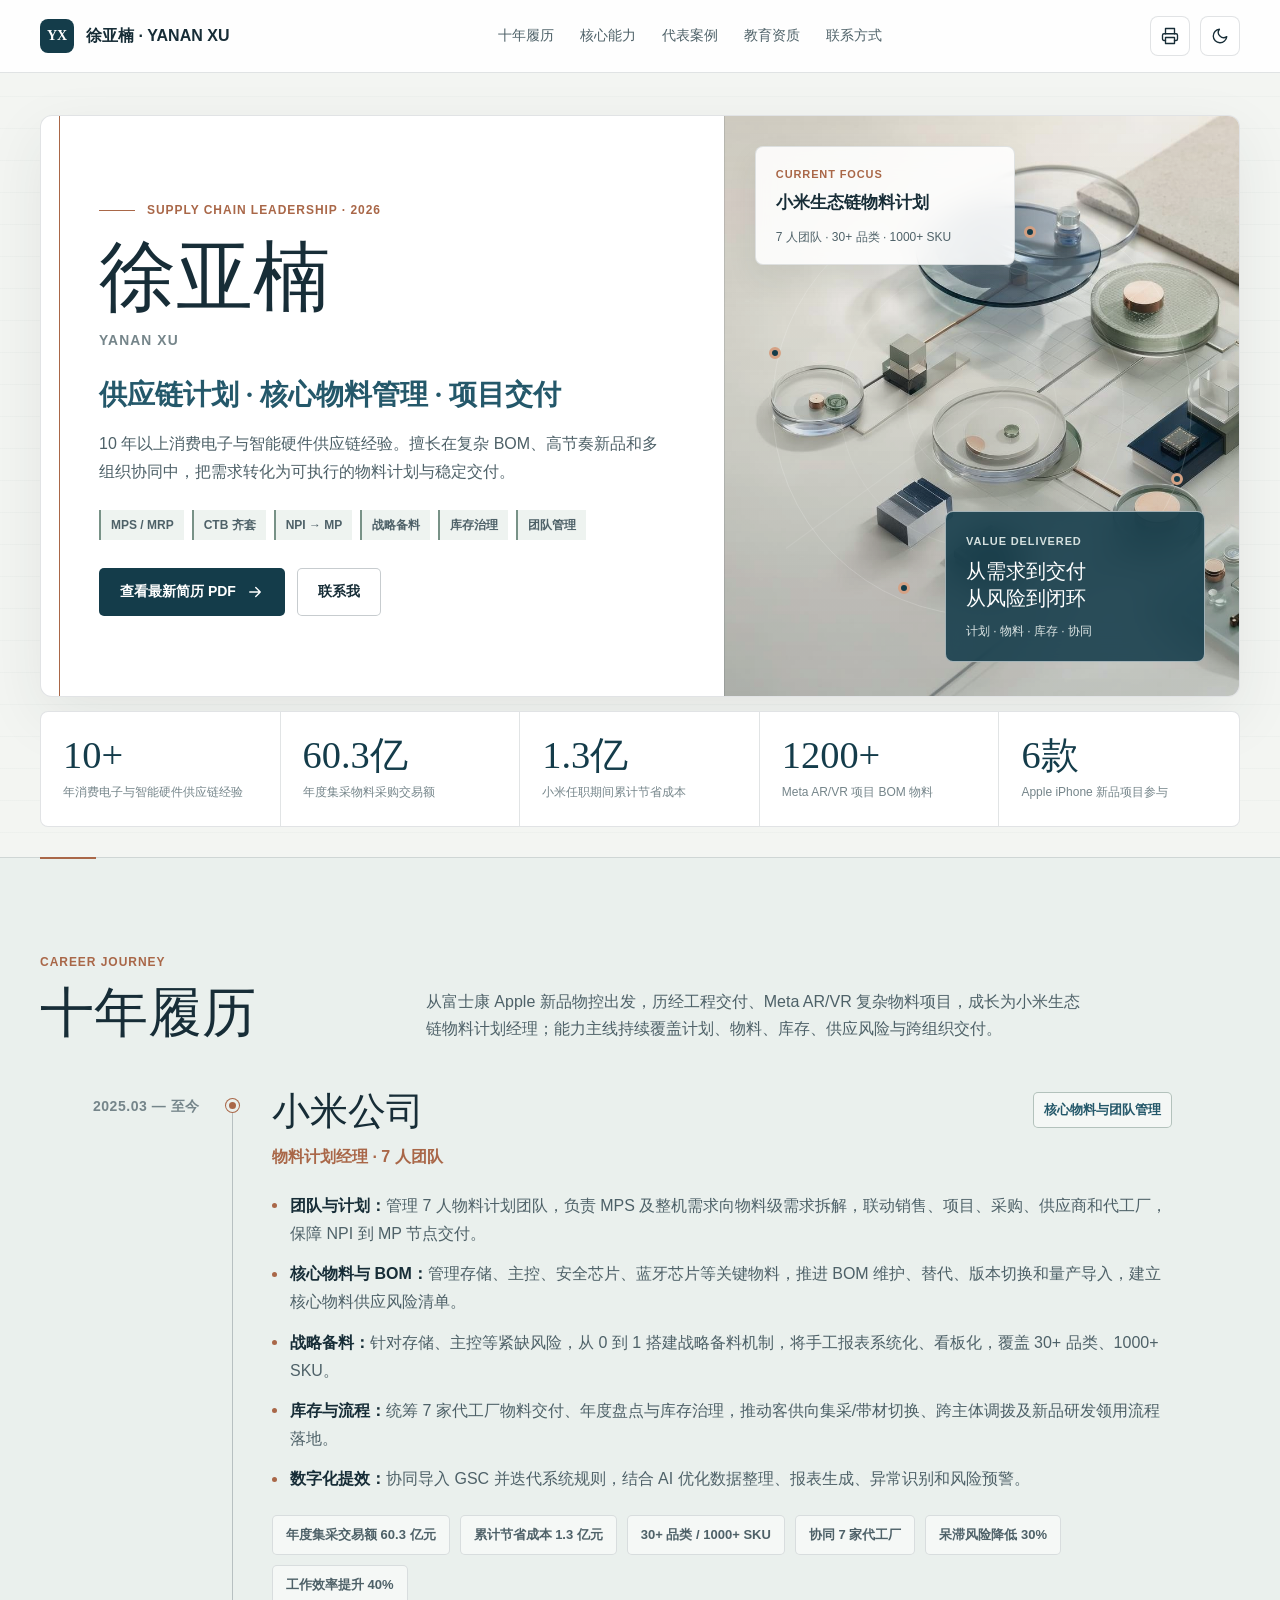
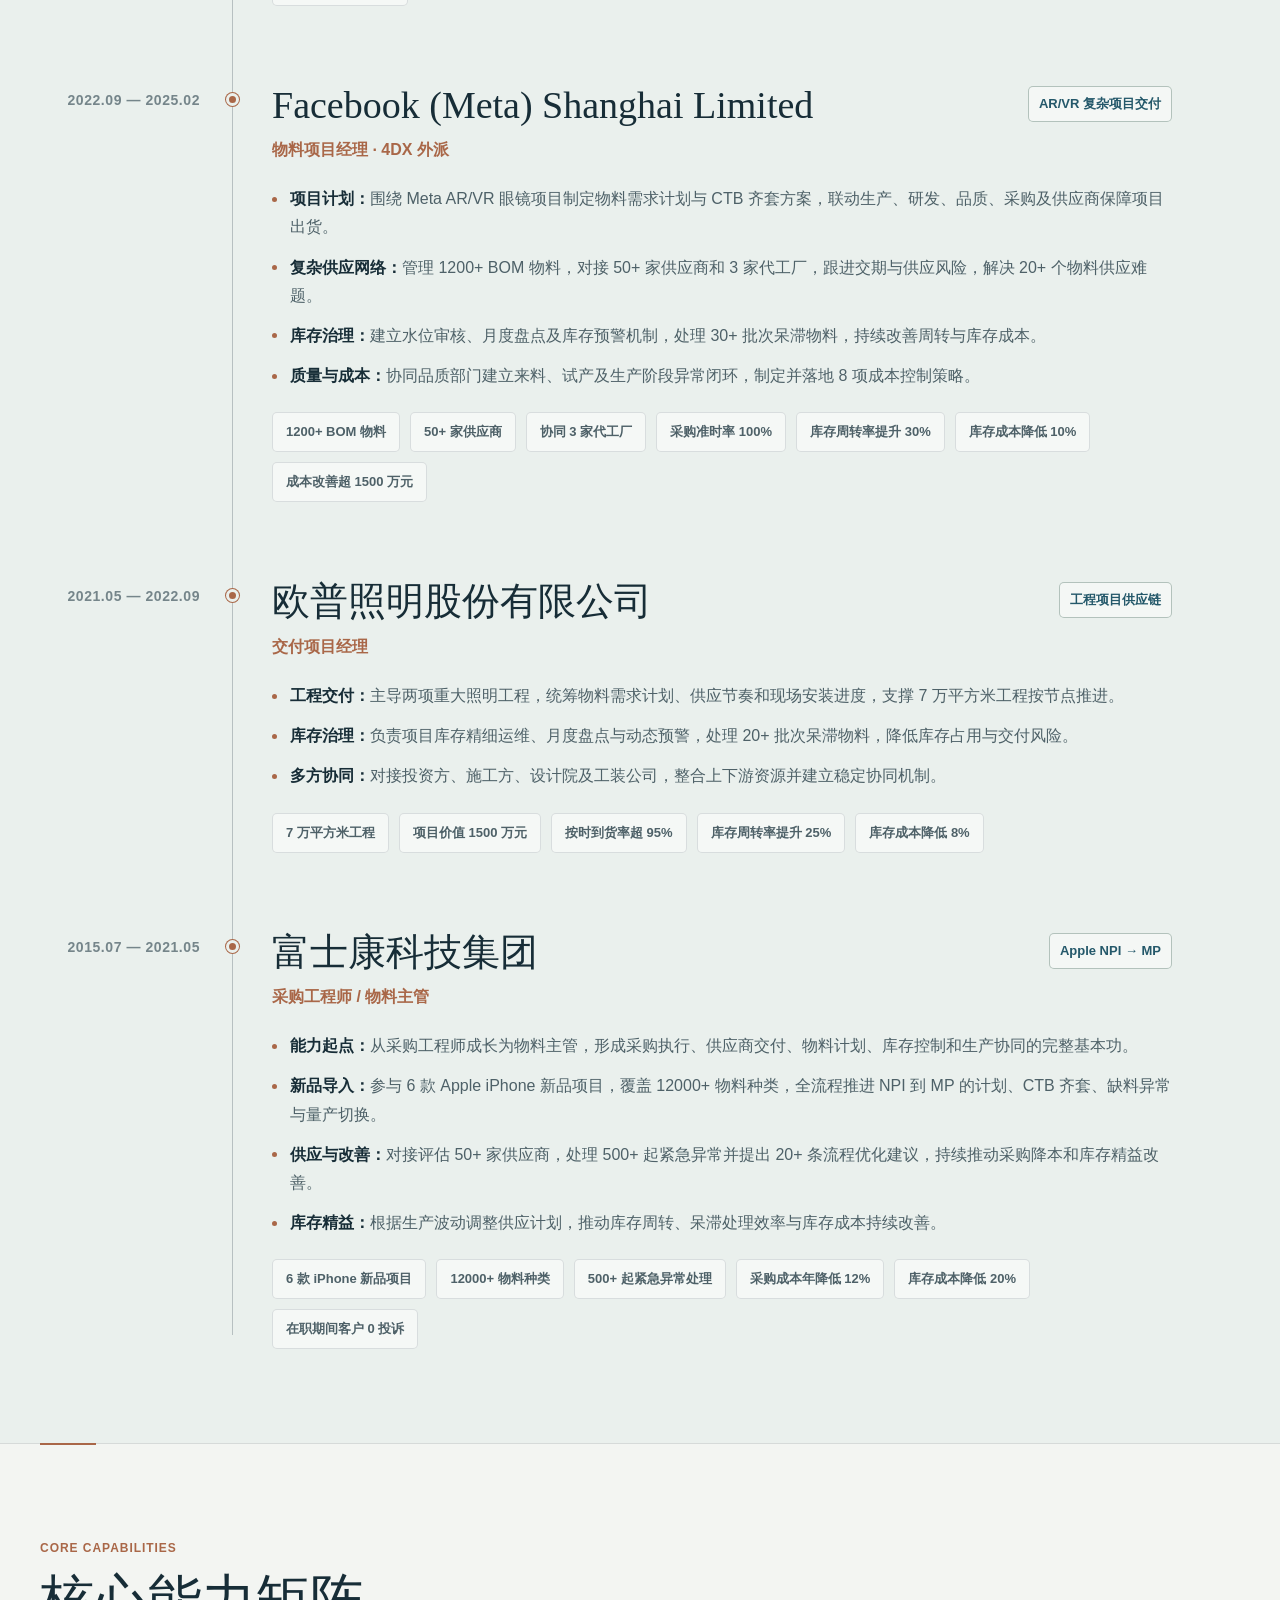
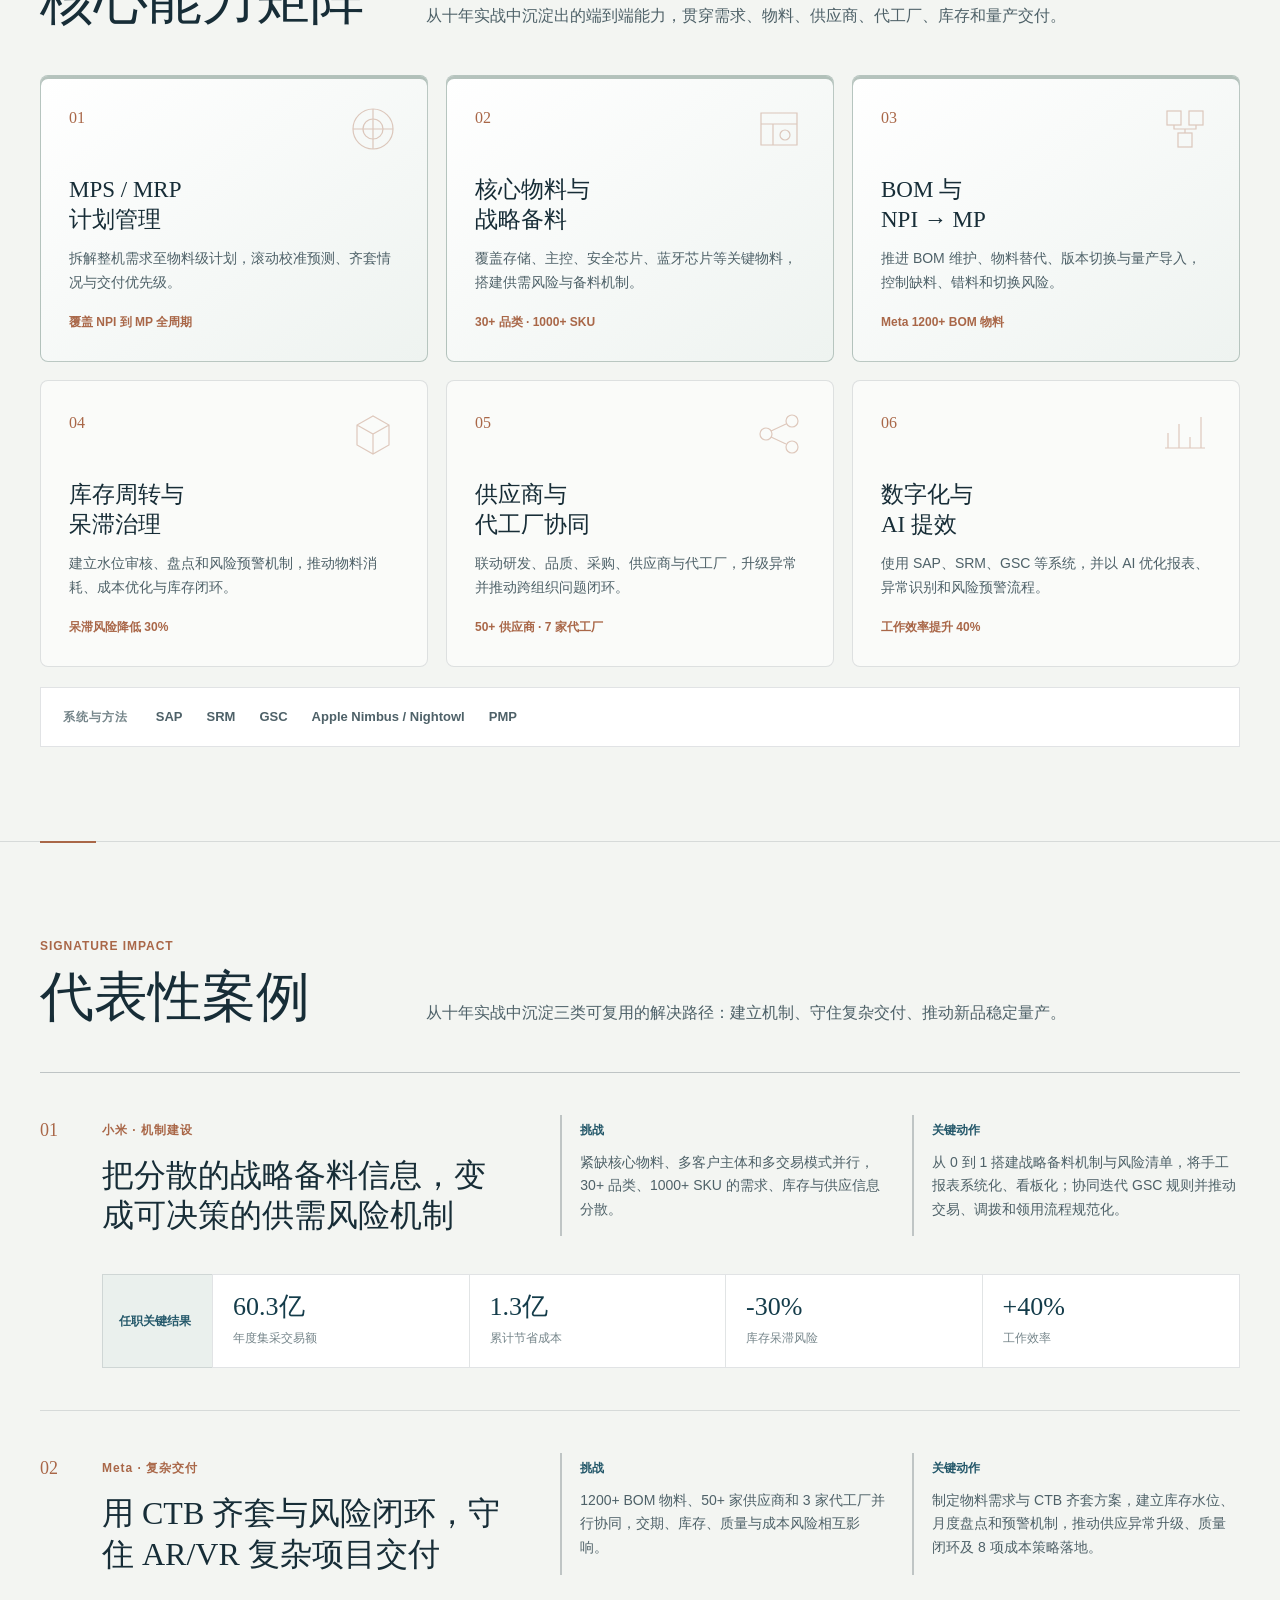
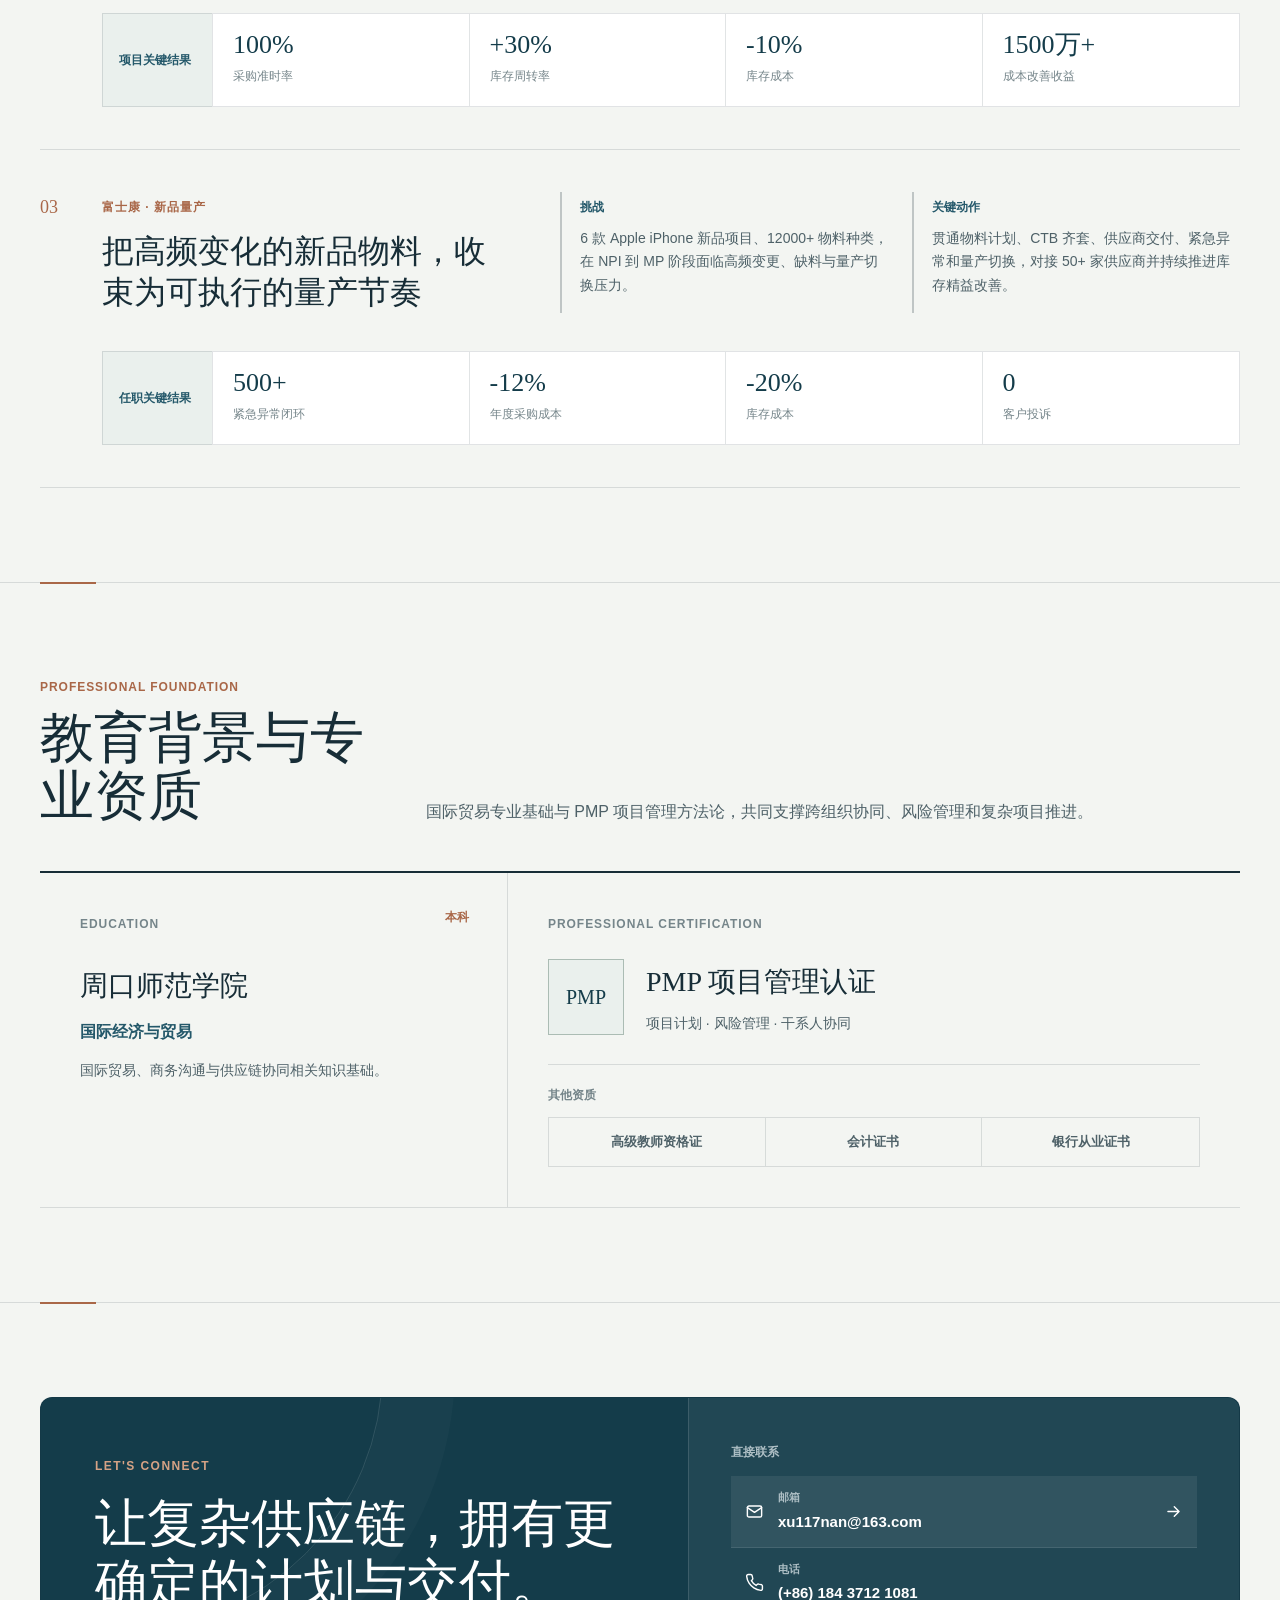
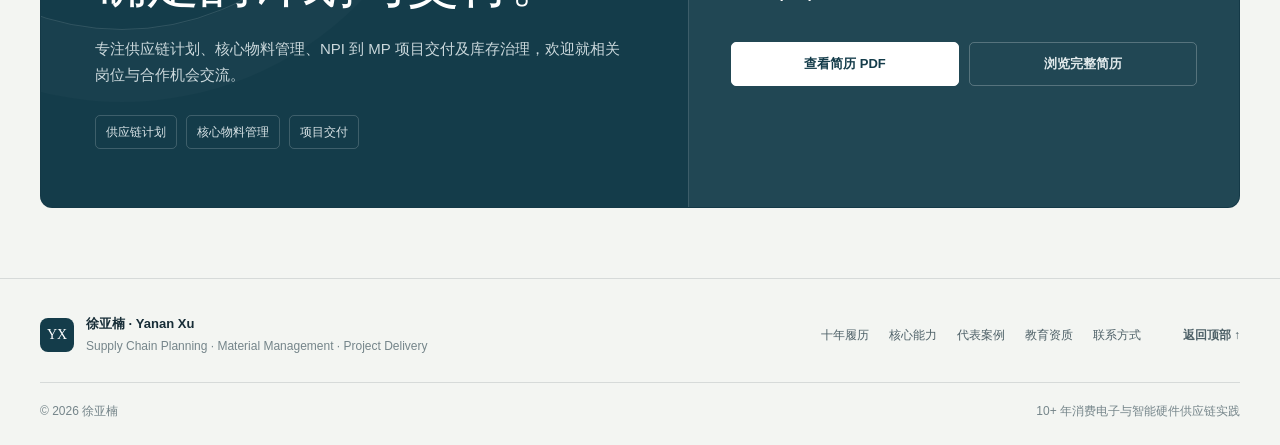
<file: index.html>
<!doctype html>
<html lang="zh-CN">
<head>
  <meta charset="utf-8">
  <meta name="viewport" content="width=device-width, initial-scale=1">
  <meta name="description" content="徐亚楠的供应链计划与物料管理履历：10 年以上消费电子与智能硬件经验，覆盖 NPI 到 MP、核心物料、BOM、供应风险和库存治理。">
  <meta name="theme-color" content="#f3f5f2">
  <title>徐亚楠 Yanan Xu｜供应链计划与物料管理</title>
  <link rel="stylesheet" href="assets/styles.css">
</head>
<body>
  <a class="skip-link" href="#main-content">跳到主要内容</a>
  <header class="site-header">
    <nav class="nav container" aria-label="主导航">
      <a class="brand" href="#main-content" aria-label="返回首页">
        <span class="brand-mark" aria-hidden="true">YX</span>
        <span>徐亚楠 · YANAN XU</span>
      </a>

      <div class="nav-links">
        <a href="#experience">十年履历</a>
        <a href="#capabilities">核心能力</a>
        <a href="#projects">代表案例</a>
        <a href="#background">教育资质</a>
        <a href="#contact">联系方式</a>
      </div>

      <div class="nav-actions">
        <button class="icon-button" type="button" data-print aria-label="打印本页">
          <svg viewBox="0 0 24 24" aria-hidden="true"><path d="M6 9V2h12v7"/><path d="M6 18H4a2 2 0 0 1-2-2v-5a2 2 0 0 1 2-2h16a2 2 0 0 1 2 2v5a2 2 0 0 1-2 2h-2"/><rect x="6" y="14" width="12" height="8"/></svg>
        </button>
        <button class="icon-button" type="button" data-theme-toggle aria-label="切换到深色模式">
          <svg viewBox="0 0 24 24" data-theme-icon aria-hidden="true"><path d="M21 12.79A9 9 0 1 1 11.21 3 7 7 0 0 0 21 12.79Z"/></svg>
        </button>
      </div>
    </nav>
  </header>

  <main id="main-content">
    <section class="hero container" aria-labelledby="hero-title">
      <div class="hero-card">
        <div class="hero-copy">
          <p class="eyebrow">Supply Chain Leadership · 2026</p>
          <h1 id="hero-title">徐亚楠<span class="name-en">Yanan Xu</span></h1>
          <p class="hero-role">供应链计划 · 核心物料管理 · 项目交付</p>
          <p class="hero-lead">10 年以上消费电子与智能硬件供应链经验。擅长在复杂 BOM、高节奏新品和多组织协同中，把需求转化为可执行的物料计划与稳定交付。</p>
          <ul class="hero-skill-list" aria-label="重点能力">
            <li>MPS / MRP</li>
            <li>CTB 齐套</li>
            <li>NPI → MP</li>
            <li>战略备料</li>
            <li>库存治理</li>
            <li>团队管理</li>
          </ul>
          <div class="hero-actions">
            <a class="button button-primary" href="徐亚楠-物料计划简历-20260718.pdf" target="_blank" rel="noopener">
              查看最新简历 PDF
              <svg viewBox="0 0 24 24" aria-hidden="true"><path d="M5 12h14M13 6l6 6-6 6"/></svg>
            </a>
            <a class="button button-secondary" href="mailto:xu117nan@163.com">联系我</a>
          </div>
        </div>

        <div class="hero-visual" aria-hidden="true">
          <div class="visual-note">
            <span>Current focus</span>
            <strong>小米生态链物料计划</strong>
            <small>7 人团队 · 30+ 品类 · 1000+ SKU</small>
          </div>
          <div class="orbit">
            <span class="orbit-line"></span>
            <span class="orbit-node node-1"></span>
            <span class="orbit-node node-2"></span>
            <span class="orbit-node node-3"></span>
            <span class="orbit-node node-4"></span>
          </div>
          <div class="visual-label">
            <span>Value delivered</span>
            <strong>从需求到交付<br>从风险到闭环</strong>
            <small>计划 · 物料 · 库存 · 协同</small>
          </div>
        </div>
      </div>

      <div class="proof-strip reveal" aria-label="职业关键数据">
        <div class="proof-item">
          <span class="proof-number">10+</span>
          <span class="proof-label">年消费电子与智能硬件供应链经验</span>
        </div>
        <div class="proof-item">
          <span class="proof-number">60.3亿</span>
          <span class="proof-label">年度集采物料采购交易额</span>
        </div>
        <div class="proof-item">
          <span class="proof-number">1.3亿</span>
          <span class="proof-label">小米任职期间累计节省成本</span>
        </div>
        <div class="proof-item">
          <span class="proof-number">1200+</span>
          <span class="proof-label">Meta AR/VR 项目 BOM 物料</span>
        </div>
        <div class="proof-item">
          <span class="proof-number">6款</span>
          <span class="proof-label">Apple iPhone 新品项目参与</span>
        </div>
      </div>
    </section>

    <section class="section section-tight module-section experience-section" id="experience" aria-labelledby="experience-title">
      <div class="container">
        <div class="section-heading reveal">
          <div>
            <p class="section-kicker">Career journey</p>
            <h2 class="section-title" id="experience-title">十年履历</h2>
          </div>
          <p class="section-intro">从富士康 Apple 新品物控出发，历经工程交付、Meta AR/VR 复杂物料项目，成长为小米生态链物料计划经理；能力主线持续覆盖计划、物料、库存、供应风险与跨组织交付。</p>
        </div>

        <div class="timeline">
          <article class="timeline-item is-current reveal">
            <time class="timeline-date" datetime="2025-03">2025.03 — 至今</time>
            <span class="timeline-dot" aria-hidden="true"></span>
            <div class="timeline-content">
              <div class="timeline-title">
                <div>
                  <h3>小米公司</h3>
                  <span class="timeline-role">物料计划经理 · 7 人团队</span>
                </div>
                <span class="timeline-stage">核心物料与团队管理</span>
              </div>
              <ul class="career-highlights">
                <li><strong>团队与计划：</strong>管理 7 人物料计划团队，负责 MPS 及整机需求向物料级需求拆解，联动销售、项目、采购、供应商和代工厂，保障 NPI 到 MP 节点交付。</li>
                <li><strong>核心物料与 BOM：</strong>管理存储、主控、安全芯片、蓝牙芯片等关键物料，推进 BOM 维护、替代、版本切换和量产导入，建立核心物料供应风险清单。</li>
                <li><strong>战略备料：</strong>针对存储、主控等紧缺风险，从 0 到 1 搭建战略备料机制，将手工报表系统化、看板化，覆盖 30+ 品类、1000+ SKU。</li>
                <li><strong>库存与流程：</strong>统筹 7 家代工厂物料交付、年度盘点与库存治理，推动客供向集采/带材切换、跨主体调拨及新品研发领用流程落地。</li>
                <li><strong>数字化提效：</strong>协同导入 GSC 并迭代系统规则，结合 AI 优化数据整理、报表生成、异常识别和风险预警。</li>
              </ul>
              <ul class="achievement-list" aria-label="小米任职成果">
                <li>年度集采交易额 60.3 亿元</li>
                <li>累计节省成本 1.3 亿元</li>
                <li>30+ 品类 / 1000+ SKU</li>
                <li>协同 7 家代工厂</li>
                <li>呆滞风险降低 30%</li>
                <li>工作效率提升 40%</li>
              </ul>
            </div>
          </article>

          <article class="timeline-item reveal">
            <time class="timeline-date" datetime="2022-09">2022.09 — 2025.02</time>
            <span class="timeline-dot" aria-hidden="true"></span>
            <div class="timeline-content">
              <div class="timeline-title">
                <div>
                  <h3>Facebook (Meta) Shanghai Limited</h3>
                  <span class="timeline-role">物料项目经理 · 4DX 外派</span>
                </div>
                <span class="timeline-stage">AR/VR 复杂项目交付</span>
              </div>
              <ul class="career-highlights">
                <li><strong>项目计划：</strong>围绕 Meta AR/VR 眼镜项目制定物料需求计划与 CTB 齐套方案，联动生产、研发、品质、采购及供应商保障项目出货。</li>
                <li><strong>复杂供应网络：</strong>管理 1200+ BOM 物料，对接 50+ 家供应商和 3 家代工厂，跟进交期与供应风险，解决 20+ 个物料供应难题。</li>
                <li><strong>库存治理：</strong>建立水位审核、月度盘点及库存预警机制，处理 30+ 批次呆滞物料，持续改善周转与库存成本。</li>
                <li><strong>质量与成本：</strong>协同品质部门建立来料、试产及生产阶段异常闭环，制定并落地 8 项成本控制策略。</li>
              </ul>
              <ul class="achievement-list" aria-label="Meta 项目成果">
                <li>1200+ BOM 物料</li>
                <li>50+ 家供应商</li>
                <li>协同 3 家代工厂</li>
                <li>采购准时率 100%</li>
                <li>库存周转率提升 30%</li>
                <li>库存成本降低 10%</li>
                <li>成本改善超 1500 万元</li>
              </ul>
            </div>
          </article>

          <article class="timeline-item reveal">
            <time class="timeline-date" datetime="2021-05">2021.05 — 2022.09</time>
            <span class="timeline-dot" aria-hidden="true"></span>
            <div class="timeline-content">
              <div class="timeline-title">
                <div>
                  <h3>欧普照明股份有限公司</h3>
                  <span class="timeline-role">交付项目经理</span>
                </div>
                <span class="timeline-stage">工程项目供应链</span>
              </div>
              <ul class="career-highlights">
                <li><strong>工程交付：</strong>主导两项重大照明工程，统筹物料需求计划、供应节奏和现场安装进度，支撑 7 万平方米工程按节点推进。</li>
                <li><strong>库存治理：</strong>负责项目库存精细运维、月度盘点与动态预警，处理 20+ 批次呆滞物料，降低库存占用与交付风险。</li>
                <li><strong>多方协同：</strong>对接投资方、施工方、设计院及工装公司，整合上下游资源并建立稳定协同机制。</li>
              </ul>
              <ul class="achievement-list" aria-label="欧普任职成果">
                <li>7 万平方米工程</li>
                <li>项目价值 1500 万元</li>
                <li>按时到货率超 95%</li>
                <li>库存周转率提升 25%</li>
                <li>库存成本降低 8%</li>
              </ul>
            </div>
          </article>

          <article class="timeline-item reveal">
            <time class="timeline-date" datetime="2015-07">2015.07 — 2021.05</time>
            <span class="timeline-dot" aria-hidden="true"></span>
            <div class="timeline-content">
              <div class="timeline-title">
                <div>
                  <h3>富士康科技集团</h3>
                  <span class="timeline-role">采购工程师 / 物料主管</span>
                </div>
                <span class="timeline-stage">Apple NPI → MP</span>
              </div>
              <ul class="career-highlights">
                <li><strong>能力起点：</strong>从采购工程师成长为物料主管，形成采购执行、供应商交付、物料计划、库存控制和生产协同的完整基本功。</li>
                <li><strong>新品导入：</strong>参与 6 款 Apple iPhone 新品项目，覆盖 12000+ 物料种类，全流程推进 NPI 到 MP 的计划、CTB 齐套、缺料异常与量产切换。</li>
                <li><strong>供应与改善：</strong>对接评估 50+ 家供应商，处理 500+ 起紧急异常并提出 20+ 条流程优化建议，持续推动采购降本和库存精益改善。</li>
                <li><strong>库存精益：</strong>根据生产波动调整供应计划，推动库存周转、呆滞处理效率与库存成本持续改善。</li>
              </ul>
              <ul class="achievement-list" aria-label="富士康任职成果">
                <li>6 款 iPhone 新品项目</li>
                <li>12000+ 物料种类</li>
                <li>500+ 起紧急异常处理</li>
                <li>采购成本年降低 12%</li>
                <li>库存成本降低 20%</li>
                <li>在职期间客户 0 投诉</li>
              </ul>
            </div>
          </article>
        </div>
      </div>
    </section>

    <section class="section module-section" id="capabilities" aria-labelledby="capabilities-title">
      <div class="container">
      <div class="section-heading reveal">
        <div>
          <p class="section-kicker">Core capabilities</p>
          <h2 class="section-title" id="capabilities-title">核心能力矩阵</h2>
        </div>
        <p class="section-intro">从十年实战中沉淀出的端到端能力，贯穿需求、物料、供应商、代工厂、库存和量产交付。</p>
      </div>

      <div class="capability-grid">
        <article class="capability-card is-priority reveal">
          <span class="card-index">01</span>
          <svg class="card-symbol" viewBox="0 0 52 52" aria-hidden="true"><circle cx="26" cy="26" r="20"/><circle cx="26" cy="26" r="10"/><path d="M26 6v40M6 26h40"/></svg>
          <h3>MPS / MRP<br>计划管理</h3>
          <p>拆解整机需求至物料级计划，滚动校准预测、齐套情况与交付优先级。</p>
          <span class="card-proof">覆盖 NPI 到 MP 全周期</span>
        </article>

        <article class="capability-card is-priority reveal">
          <span class="card-index">02</span>
          <svg class="card-symbol" viewBox="0 0 52 52" aria-hidden="true"><path d="M8 10h36v32H8zM8 21h36M20 21v21"/><circle cx="32" cy="32" r="5"/></svg>
          <h3>核心物料与<br>战略备料</h3>
          <p>覆盖存储、主控、安全芯片、蓝牙芯片等关键物料，搭建供需风险与备料机制。</p>
          <span class="card-proof">30+ 品类 · 1000+ SKU</span>
        </article>

        <article class="capability-card is-priority reveal">
          <span class="card-index">03</span>
          <svg class="card-symbol" viewBox="0 0 52 52" aria-hidden="true"><rect x="8" y="8" width="14" height="14"/><rect x="30" y="8" width="14" height="14"/><rect x="19" y="30" width="14" height="14"/><path d="M15 22v4h22v-4M26 26v4"/></svg>
          <h3>BOM 与<br>NPI → MP</h3>
          <p>推进 BOM 维护、物料替代、版本切换与量产导入，控制缺料、错料和切换风险。</p>
          <span class="card-proof">Meta 1200+ BOM 物料</span>
        </article>

        <article class="capability-card reveal">
          <span class="card-index">04</span>
          <svg class="card-symbol" viewBox="0 0 52 52" aria-hidden="true"><path d="M10 37V17l16-9 16 9v20l-16 9zM10 17l16 9 16-9M26 26v20"/></svg>
          <h3>库存周转与<br>呆滞治理</h3>
          <p>建立水位审核、盘点和风险预警机制，推动物料消耗、成本优化与库存闭环。</p>
          <span class="card-proof">呆滞风险降低 30%</span>
        </article>

        <article class="capability-card reveal">
          <span class="card-index">05</span>
          <svg class="card-symbol" viewBox="0 0 52 52" aria-hidden="true"><circle cx="13" cy="26" r="6"/><circle cx="39" cy="13" r="6"/><circle cx="39" cy="39" r="6"/><path d="M18 23l15-7M18 29l15 7"/></svg>
          <h3>供应商与<br>代工厂协同</h3>
          <p>联动研发、品质、采购、供应商与代工厂，升级异常并推动跨组织问题闭环。</p>
          <span class="card-proof">50+ 供应商 · 7 家代工厂</span>
        </article>

        <article class="capability-card reveal">
          <span class="card-index">06</span>
          <svg class="card-symbol" viewBox="0 0 52 52" aria-hidden="true"><path d="M9 40V25M20 40V16M31 40V29M42 40V9M6 40h40"/></svg>
          <h3>数字化与<br>AI 提效</h3>
          <p>使用 SAP、SRM、GSC 等系统，并以 AI 优化报表、异常识别和风险预警流程。</p>
          <span class="card-proof">工作效率提升 40%</span>
        </article>
      </div>

      <div class="systems-band reveal" aria-label="熟悉系统与方法">
        <span>系统与方法</span>
        <ul>
          <li>SAP</li>
          <li>SRM</li>
          <li>GSC</li>
          <li>Apple Nimbus / Nightowl</li>
          <li>PMP</li>
        </ul>
      </div>
      </div>
    </section>

    <section class="section module-section impact-section" id="projects" aria-labelledby="projects-title">
      <div class="container">
      <div class="section-heading reveal">
        <div>
          <p class="section-kicker">Signature impact</p>
          <h2 class="section-title" id="projects-title">代表性案例</h2>
        </div>
        <p class="section-intro">从十年实战中沉淀三类可复用的解决路径：建立机制、守住复杂交付、推动新品稳定量产。</p>
      </div>

      <div class="impact-cases">
        <article class="impact-case reveal">
          <div class="impact-case-head">
            <span class="impact-index">01</span>
            <div>
              <span class="impact-company">小米 · 机制建设</span>
              <h3>把分散的战略备料信息，变成可决策的供需风险机制</h3>
            </div>
          </div>
          <div class="impact-story">
            <div class="impact-step">
              <span>挑战</span>
              <p>紧缺核心物料、多客户主体和多交易模式并行，30+ 品类、1000+ SKU 的需求、库存与供应信息分散。</p>
            </div>
            <div class="impact-step">
              <span>关键动作</span>
              <p>从 0 到 1 搭建战略备料机制与风险清单，将手工报表系统化、看板化；协同迭代 GSC 规则并推动交易、调拨和领用流程规范化。</p>
            </div>
          </div>
          <div class="impact-outcome">
            <span class="impact-outcome-label">任职关键结果</span>
            <ul class="impact-results" aria-label="小米任职关键结果">
              <li><strong>60.3亿</strong><span>年度集采交易额</span></li>
              <li><strong>1.3亿</strong><span>累计节省成本</span></li>
              <li><strong>-30%</strong><span>库存呆滞风险</span></li>
              <li><strong>+40%</strong><span>工作效率</span></li>
            </ul>
          </div>
        </article>

        <article class="impact-case reveal">
          <div class="impact-case-head">
            <span class="impact-index">02</span>
            <div>
              <span class="impact-company">Meta · 复杂交付</span>
              <h3>用 CTB 齐套与风险闭环，守住 AR/VR 复杂项目交付</h3>
            </div>
          </div>
          <div class="impact-story">
            <div class="impact-step">
              <span>挑战</span>
              <p>1200+ BOM 物料、50+ 家供应商和 3 家代工厂并行协同，交期、库存、质量与成本风险相互影响。</p>
            </div>
            <div class="impact-step">
              <span>关键动作</span>
              <p>制定物料需求与 CTB 齐套方案，建立库存水位、月度盘点和预警机制，推动供应异常升级、质量闭环及 8 项成本策略落地。</p>
            </div>
          </div>
          <div class="impact-outcome">
            <span class="impact-outcome-label">项目关键结果</span>
            <ul class="impact-results" aria-label="Meta 项目关键结果">
              <li><strong>100%</strong><span>采购准时率</span></li>
              <li><strong>+30%</strong><span>库存周转率</span></li>
              <li><strong>-10%</strong><span>库存成本</span></li>
              <li><strong>1500万+</strong><span>成本改善收益</span></li>
            </ul>
          </div>
        </article>

        <article class="impact-case reveal">
          <div class="impact-case-head">
            <span class="impact-index">03</span>
            <div>
              <span class="impact-company">富士康 · 新品量产</span>
              <h3>把高频变化的新品物料，收束为可执行的量产节奏</h3>
            </div>
          </div>
          <div class="impact-story">
            <div class="impact-step">
              <span>挑战</span>
              <p>6 款 Apple iPhone 新品项目、12000+ 物料种类，在 NPI 到 MP 阶段面临高频变更、缺料与量产切换压力。</p>
            </div>
            <div class="impact-step">
              <span>关键动作</span>
              <p>贯通物料计划、CTB 齐套、供应商交付、紧急异常和量产切换，对接 50+ 家供应商并持续推进库存精益改善。</p>
            </div>
          </div>
          <div class="impact-outcome">
            <span class="impact-outcome-label">任职关键结果</span>
            <ul class="impact-results" aria-label="富士康任职关键结果">
              <li><strong>500+</strong><span>紧急异常闭环</span></li>
              <li><strong>-12%</strong><span>年度采购成本</span></li>
              <li><strong>-20%</strong><span>库存成本</span></li>
              <li><strong>0</strong><span>客户投诉</span></li>
            </ul>
          </div>
        </article>
      </div>
      </div>
    </section>

    <section class="section module-section background-section" id="background" aria-labelledby="credentials-title">
      <div class="container">
      <div class="section-heading reveal">
        <div>
          <p class="section-kicker">Professional foundation</p>
          <h2 class="section-title" id="credentials-title">教育背景与专业资质</h2>
        </div>
        <p class="section-intro">国际贸易专业基础与 PMP 项目管理方法论，共同支撑跨组织协同、风险管理和复杂项目推进。</p>
      </div>

      <div class="background-panel reveal">
        <article class="education-profile">
          <span class="credential-label">EDUCATION</span>
          <span class="education-level">本科</span>
          <h3>周口师范学院</h3>
          <p class="credential-focus">国际经济与贸易</p>
          <p class="credential-note">国际贸易、商务沟通与供应链协同相关知识基础。</p>
        </article>

        <article class="certification-profile">
          <span class="credential-label">PROFESSIONAL CERTIFICATION</span>
          <div class="pmp-profile">
            <span class="pmp-mark" aria-hidden="true">PMP</span>
            <div>
              <h3>PMP 项目管理认证</h3>
              <p>项目计划 · 风险管理 · 干系人协同</p>
            </div>
          </div>
          <div class="other-credentials">
            <span>其他资质</span>
            <ul>
              <li>高级教师资格证</li>
              <li>会计证书</li>
              <li>银行从业证书</li>
            </ul>
          </div>
        </article>
      </div>
      </div>
    </section>

    <section class="contact-section module-section" id="contact" aria-labelledby="contact-title">
      <div class="container">
      <div class="contact-shell reveal">
        <div class="contact-copy">
          <p class="contact-kicker">Let's connect</p>
          <h2 id="contact-title">让复杂供应链，拥有更确定的计划与交付。</h2>
          <p>专注供应链计划、核心物料管理、NPI 到 MP 项目交付及库存治理，欢迎就相关岗位与合作机会交流。</p>
          <ul class="contact-focus" aria-label="职业方向">
            <li>供应链计划</li>
            <li>核心物料管理</li>
            <li>项目交付</li>
          </ul>
        </div>

        <div class="contact-panel">
          <span class="contact-panel-label">直接联系</span>
          <a class="contact-method contact-method-primary" href="mailto:xu117nan@163.com">
            <svg viewBox="0 0 24 24" aria-hidden="true"><rect x="3" y="5" width="18" height="14" rx="2"/><path d="m3 7 9 6 9-6"/></svg>
            <span><small>邮箱</small>xu117nan@163.com</span>
            <svg class="contact-arrow" viewBox="0 0 24 24" aria-hidden="true"><path d="M5 12h14M13 6l6 6-6 6"/></svg>
          </a>
          <a class="contact-method" href="tel:+8618437121081">
            <svg viewBox="0 0 24 24" aria-hidden="true"><path d="M22 16.92v3a2 2 0 0 1-2.18 2 19.8 19.8 0 0 1-8.63-3.07 19.5 19.5 0 0 1-6-6A19.8 19.8 0 0 1 2.12 4.18 2 2 0 0 1 4.11 2h3a2 2 0 0 1 2 1.72c.12.9.33 1.78.62 2.63a2 2 0 0 1-.45 2.11L8 9.73a16 16 0 0 0 6 6l1.27-1.27a2 2 0 0 1 2.11-.45c.85.29 1.73.5 2.63.62A2 2 0 0 1 22 16.92Z"/></svg>
            <span><small>电话</small>(+86) 184 3712 1081</span>
          </a>
          <div class="resume-actions" aria-label="简历入口">
            <a class="resume-action resume-action-primary" href="徐亚楠-物料计划简历-20260718.pdf" target="_blank" rel="noopener">查看简历 PDF</a>
            <a class="resume-action" href="徐亚楠-中文简历.html">浏览完整简历</a>
          </div>
        </div>
      </div>
      </div>
    </section>
  </main>

  <footer class="site-footer">
    <div class="footer-inner container">
      <div class="footer-brand">
        <span class="brand-mark" aria-hidden="true">YX</span>
        <div>
          <strong>徐亚楠 · Yanan Xu</strong>
          <span>Supply Chain Planning · Material Management · Project Delivery</span>
        </div>
      </div>
      <nav class="footer-nav" aria-label="页脚导航">
        <a href="#experience">十年履历</a>
        <a href="#capabilities">核心能力</a>
        <a href="#projects">代表案例</a>
        <a href="#background">教育资质</a>
        <a href="#contact">联系方式</a>
      </nav>
      <a class="back-to-top" href="#main-content">返回顶部 ↑</a>
    </div>
    <div class="footer-meta container">
      <span>© <span data-year>2026</span> 徐亚楠</span>
      <span>10+ 年消费电子与智能硬件供应链实践</span>
    </div>
  </footer>

  <script src="assets/main.js"></script>
</body>
</html>
</file>
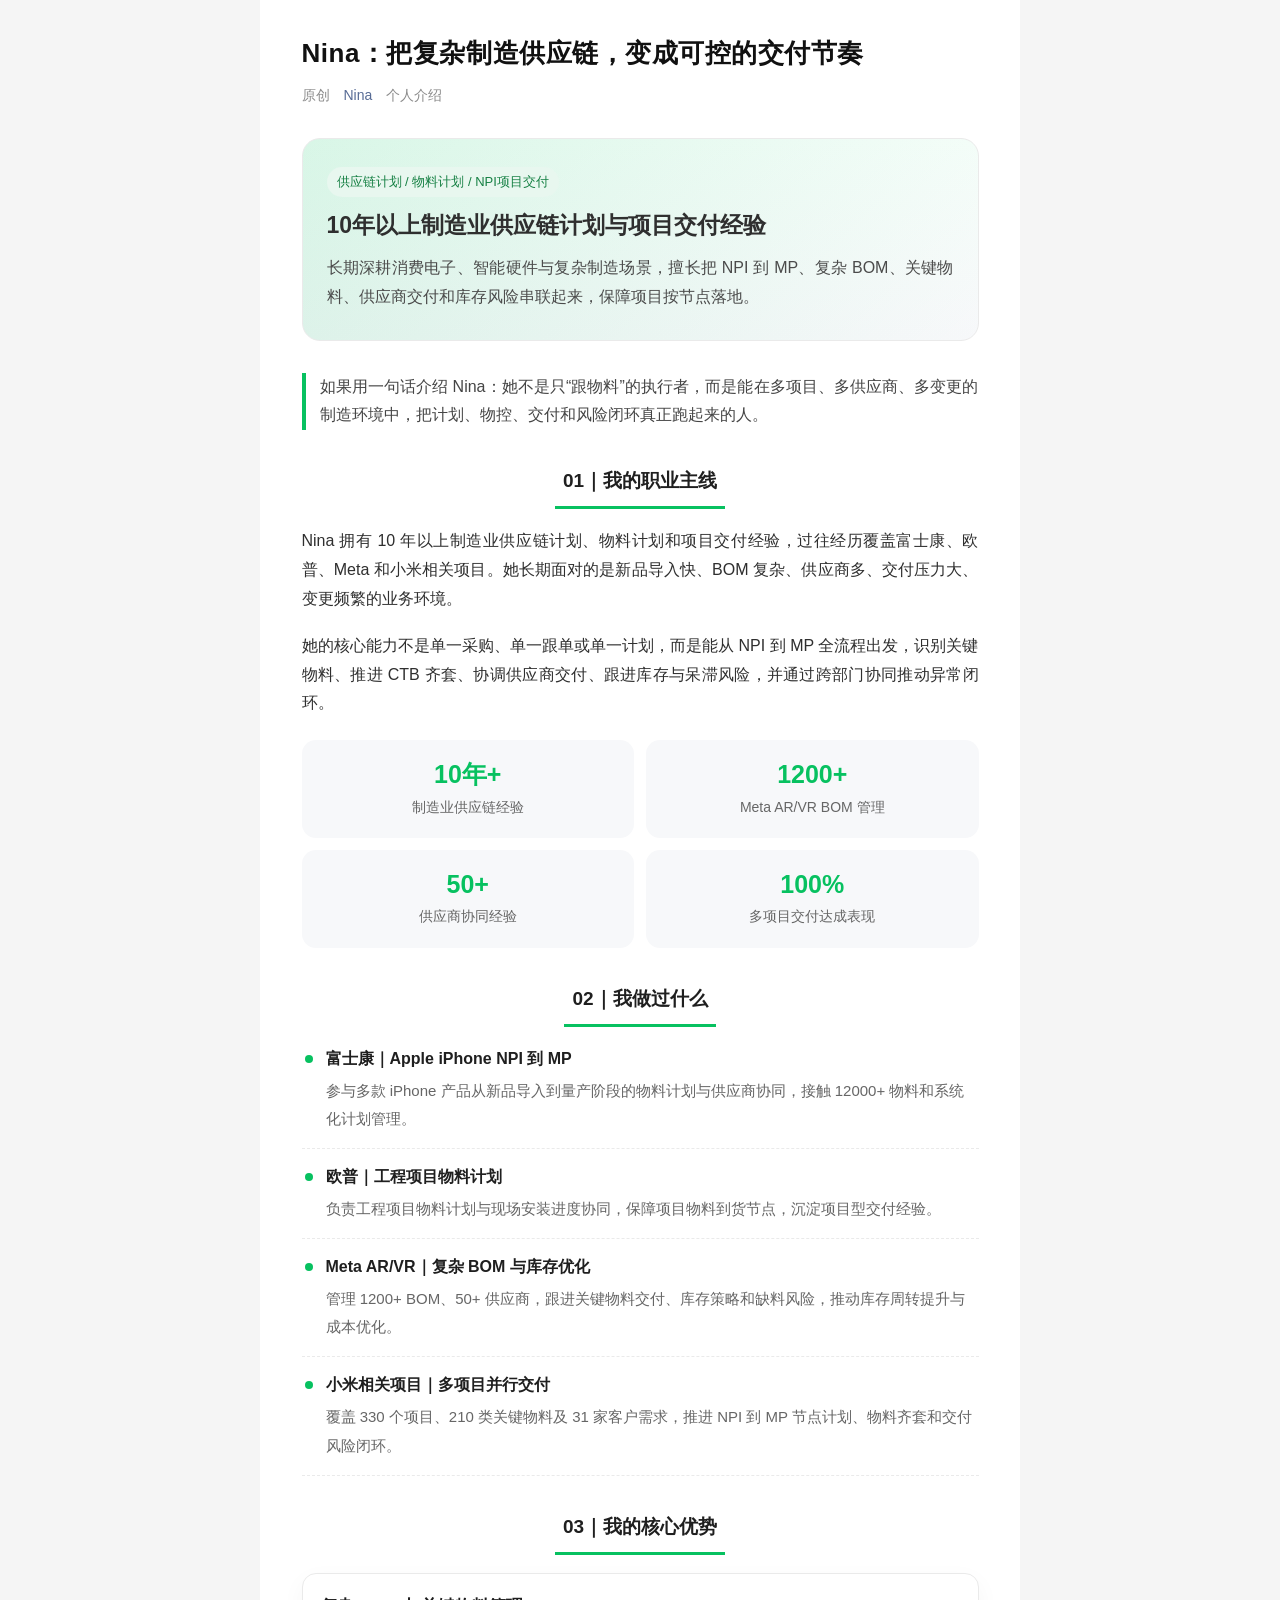
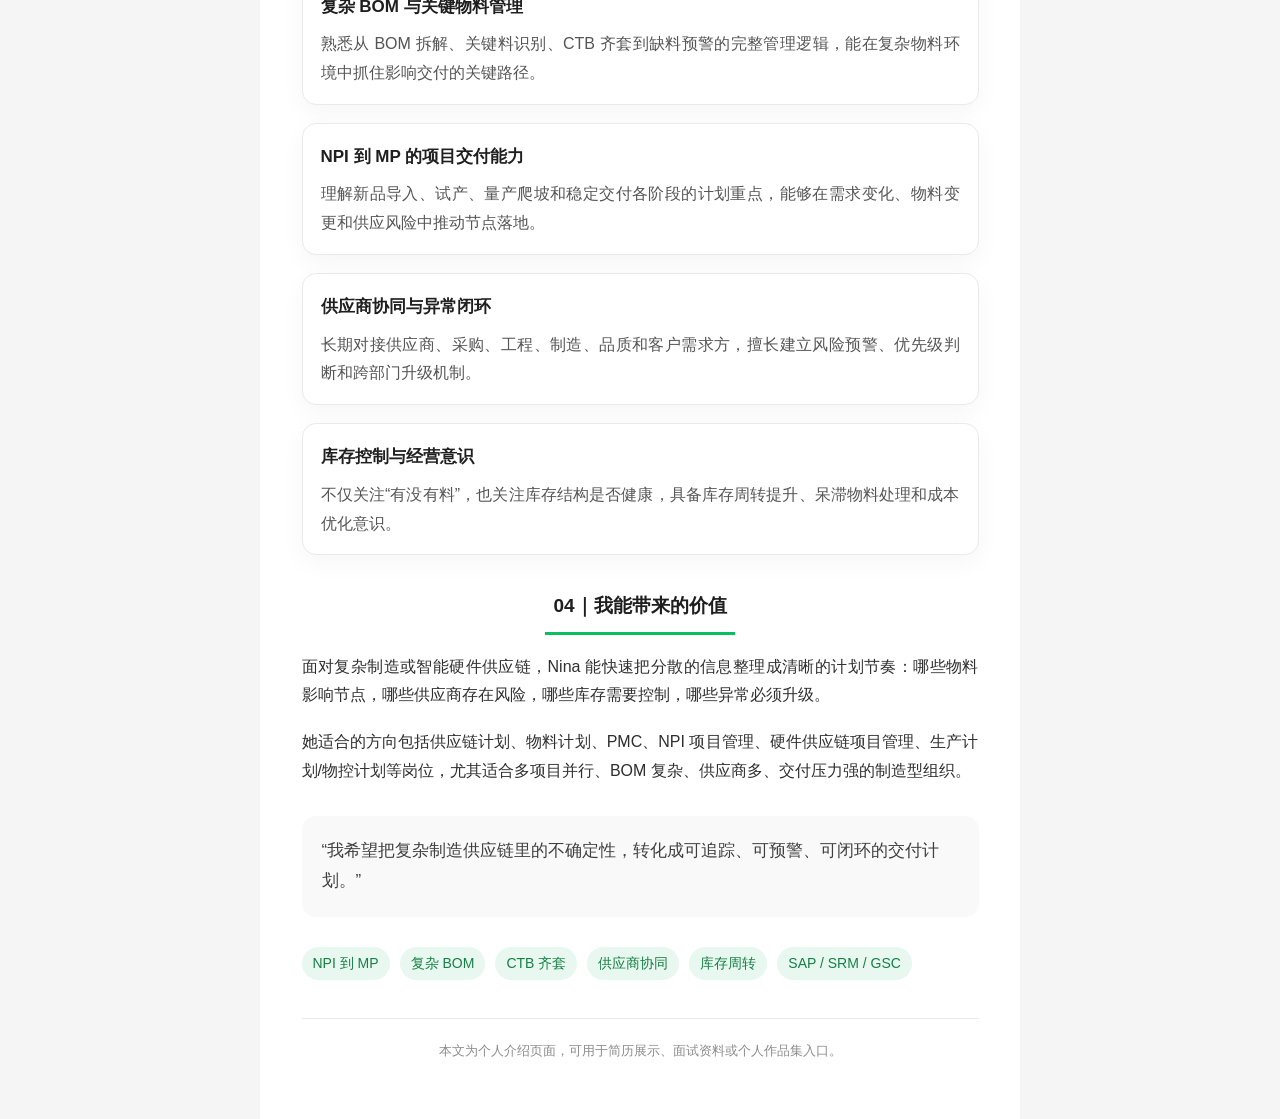
<file: Nina个人介绍.html>
<!DOCTYPE html>
<html lang="zh-CN">
<head>
  <meta charset="UTF-8">
  <meta name="viewport" content="width=device-width, initial-scale=1.0">
  <title>Nina个人介绍</title>
  <style>
    :root {
      --text: #2f2f2f;
      --muted: #8c8c8c;
      --light: #f7f8fa;
      --green: #07c160;
      --green-light: #e8f7ef;
      --border: #eaeaea;
    }

    * {
      box-sizing: border-box;
    }

    body {
      margin: 0;
      background: #f5f5f5;
      color: var(--text);
      font-family: -apple-system, BlinkMacSystemFont, "Helvetica Neue", "PingFang SC", "Microsoft YaHei", Arial, sans-serif;
      line-height: 1.8;
    }

    .page {
      max-width: 760px;
      margin: 0 auto;
      background: #fff;
      min-height: 100vh;
      padding: 36px 22px 56px;
    }

    .article {
      max-width: 677px;
      margin: 0 auto;
    }

    .title {
      margin: 0 0 12px;
      font-size: 26px;
      line-height: 1.35;
      font-weight: 700;
      letter-spacing: 0.02em;
      color: #111;
    }

    .meta {
      display: flex;
      flex-wrap: wrap;
      gap: 8px 14px;
      margin-bottom: 30px;
      font-size: 14px;
      color: var(--muted);
    }

    .meta strong {
      color: #576b95;
      font-weight: 400;
    }

    .cover {
      margin: 22px 0 32px;
      padding: 28px 24px;
      border-radius: 18px;
      background:
        linear-gradient(135deg, rgba(7, 193, 96, 0.14), rgba(7, 193, 96, 0)),
        linear-gradient(180deg, #fbfffd, #f7f8fa);
      border: 1px solid var(--border);
    }

    .cover-label {
      display: inline-block;
      margin-bottom: 12px;
      padding: 3px 10px;
      border-radius: 999px;
      background: var(--green-light);
      color: #168044;
      font-size: 13px;
    }

    .cover h2 {
      margin: 0 0 12px;
      font-size: 23px;
      line-height: 1.45;
    }

    .cover p {
      margin: 0;
      color: #4b4b4b;
      font-size: 16px;
    }

    p {
      margin: 0 0 18px;
      font-size: 16px;
      text-align: justify;
    }

    .section-title {
      margin: 34px 0 18px;
      text-align: center;
    }

    .section-title span {
      display: inline-block;
      padding: 0 8px 8px;
      border-bottom: 3px solid var(--green);
      font-size: 19px;
      font-weight: 700;
      color: #1f1f1f;
    }

    .lead {
      padding-left: 14px;
      border-left: 4px solid var(--green);
      color: #454545;
      font-weight: 500;
    }

    .card {
      margin: 18px 0;
      padding: 18px 18px 16px;
      border: 1px solid var(--border);
      border-radius: 14px;
      background: #fff;
      box-shadow: 0 8px 24px rgba(0, 0, 0, 0.04);
    }

    .card h3 {
      margin: 0 0 8px;
      font-size: 17px;
      color: #1f1f1f;
    }

    .card p {
      margin-bottom: 0;
      color: #555;
    }

    .stats {
      display: grid;
      grid-template-columns: repeat(2, minmax(0, 1fr));
      gap: 12px;
      margin: 22px 0;
    }

    .stat {
      padding: 18px 12px;
      border-radius: 14px;
      background: var(--light);
      text-align: center;
    }

    .stat strong {
      display: block;
      color: var(--green);
      font-size: 25px;
      line-height: 1.3;
    }

    .stat span {
      display: block;
      margin-top: 4px;
      color: #666;
      font-size: 14px;
    }

    .timeline {
      margin: 18px 0 0;
      padding-left: 0;
      list-style: none;
    }

    .timeline li {
      position: relative;
      margin: 0 0 14px;
      padding: 0 0 14px 24px;
      border-bottom: 1px dashed var(--border);
    }

    .timeline li::before {
      content: "";
      position: absolute;
      left: 3px;
      top: 10px;
      width: 8px;
      height: 8px;
      border-radius: 50%;
      background: var(--green);
    }

    .timeline strong {
      display: block;
      margin-bottom: 3px;
      color: #1f1f1f;
    }

    .timeline span {
      color: #666;
      font-size: 15px;
    }

    .quote {
      margin: 30px 0;
      padding: 20px;
      border-radius: 14px;
      background: #f9f9f9;
      color: #3f3f3f;
      font-size: 17px;
      font-weight: 500;
    }

    .tags {
      display: flex;
      flex-wrap: wrap;
      gap: 10px;
      margin: 16px 0 4px;
    }

    .tag {
      padding: 4px 11px;
      border-radius: 999px;
      background: var(--green-light);
      color: #168044;
      font-size: 14px;
    }

    .footer {
      margin-top: 38px;
      padding-top: 20px;
      border-top: 1px solid var(--border);
      color: var(--muted);
      font-size: 13px;
      text-align: center;
    }

    @media (max-width: 520px) {
      .page {
        padding: 26px 17px 44px;
      }

      .title {
        font-size: 23px;
      }

      .cover {
        padding: 22px 18px;
      }

      .stats {
        grid-template-columns: 1fr;
      }
    }
  </style>
</head>
<body>
  <main class="page">
    <article class="article">
      <h1 class="title">Nina：把复杂制造供应链，变成可控的交付节奏</h1>

      <div class="meta">
        <span>原创</span>
        <strong>Nina</strong>
        <span>个人介绍</span>
      </div>

      <section class="cover">
        <span class="cover-label">供应链计划 / 物料计划 / NPI项目交付</span>
        <h2>10年以上制造业供应链计划与项目交付经验</h2>
        <p>长期深耕消费电子、智能硬件与复杂制造场景，擅长把 NPI 到 MP、复杂 BOM、关键物料、供应商交付和库存风险串联起来，保障项目按节点落地。</p>
      </section>

      <p class="lead">如果用一句话介绍 Nina：她不是只“跟物料”的执行者，而是能在多项目、多供应商、多变更的制造环境中，把计划、物控、交付和风险闭环真正跑起来的人。</p>

      <div class="section-title"><span>01｜我的职业主线</span></div>

      <p>Nina 拥有 10 年以上制造业供应链计划、物料计划和项目交付经验，过往经历覆盖富士康、欧普、Meta 和小米相关项目。她长期面对的是新品导入快、BOM 复杂、供应商多、交付压力大、变更频繁的业务环境。</p>

      <p>她的核心能力不是单一采购、单一跟单或单一计划，而是能从 NPI 到 MP 全流程出发，识别关键物料、推进 CTB 齐套、协调供应商交付、跟进库存与呆滞风险，并通过跨部门协同推动异常闭环。</p>

      <div class="stats">
        <div class="stat">
          <strong>10年+</strong>
          <span>制造业供应链经验</span>
        </div>
        <div class="stat">
          <strong>1200+</strong>
          <span>Meta AR/VR BOM 管理</span>
        </div>
        <div class="stat">
          <strong>50+</strong>
          <span>供应商协同经验</span>
        </div>
        <div class="stat">
          <strong>100%</strong>
          <span>多项目交付达成表现</span>
        </div>
      </div>

      <div class="section-title"><span>02｜我做过什么</span></div>

      <ul class="timeline">
        <li>
          <strong>富士康｜Apple iPhone NPI 到 MP</strong>
          <span>参与多款 iPhone 产品从新品导入到量产阶段的物料计划与供应商协同，接触 12000+ 物料和系统化计划管理。</span>
        </li>
        <li>
          <strong>欧普｜工程项目物料计划</strong>
          <span>负责工程项目物料计划与现场安装进度协同，保障项目物料到货节点，沉淀项目型交付经验。</span>
        </li>
        <li>
          <strong>Meta AR/VR｜复杂 BOM 与库存优化</strong>
          <span>管理 1200+ BOM、50+ 供应商，跟进关键物料交付、库存策略和缺料风险，推动库存周转提升与成本优化。</span>
        </li>
        <li>
          <strong>小米相关项目｜多项目并行交付</strong>
          <span>覆盖 330 个项目、210 类关键物料及 31 家客户需求，推进 NPI 到 MP 节点计划、物料齐套和交付风险闭环。</span>
        </li>
      </ul>

      <div class="section-title"><span>03｜我的核心优势</span></div>

      <section class="card">
        <h3>复杂 BOM 与关键物料管理</h3>
        <p>熟悉从 BOM 拆解、关键料识别、CTB 齐套到缺料预警的完整管理逻辑，能在复杂物料环境中抓住影响交付的关键路径。</p>
      </section>

      <section class="card">
        <h3>NPI 到 MP 的项目交付能力</h3>
        <p>理解新品导入、试产、量产爬坡和稳定交付各阶段的计划重点，能够在需求变化、物料变更和供应风险中推动节点落地。</p>
      </section>

      <section class="card">
        <h3>供应商协同与异常闭环</h3>
        <p>长期对接供应商、采购、工程、制造、品质和客户需求方，擅长建立风险预警、优先级判断和跨部门升级机制。</p>
      </section>

      <section class="card">
        <h3>库存控制与经营意识</h3>
        <p>不仅关注“有没有料”，也关注库存结构是否健康，具备库存周转提升、呆滞物料处理和成本优化意识。</p>
      </section>

      <div class="section-title"><span>04｜我能带来的价值</span></div>

      <p>面对复杂制造或智能硬件供应链，Nina 能快速把分散的信息整理成清晰的计划节奏：哪些物料影响节点，哪些供应商存在风险，哪些库存需要控制，哪些异常必须升级。</p>

      <p>她适合的方向包括供应链计划、物料计划、PMC、NPI 项目管理、硬件供应链项目管理、生产计划/物控计划等岗位，尤其适合多项目并行、BOM 复杂、供应商多、交付压力强的制造型组织。</p>

      <div class="quote">“我希望把复杂制造供应链里的不确定性，转化成可追踪、可预警、可闭环的交付计划。”</div>

      <div class="tags">
        <span class="tag">NPI 到 MP</span>
        <span class="tag">复杂 BOM</span>
        <span class="tag">CTB 齐套</span>
        <span class="tag">供应商协同</span>
        <span class="tag">库存周转</span>
        <span class="tag">SAP / SRM / GSC</span>
      </div>

      <div class="footer">本文为个人介绍页面，可用于简历展示、面试资料或个人作品集入口。</div>
    </article>
  </main>
</body>
</html>
</file>
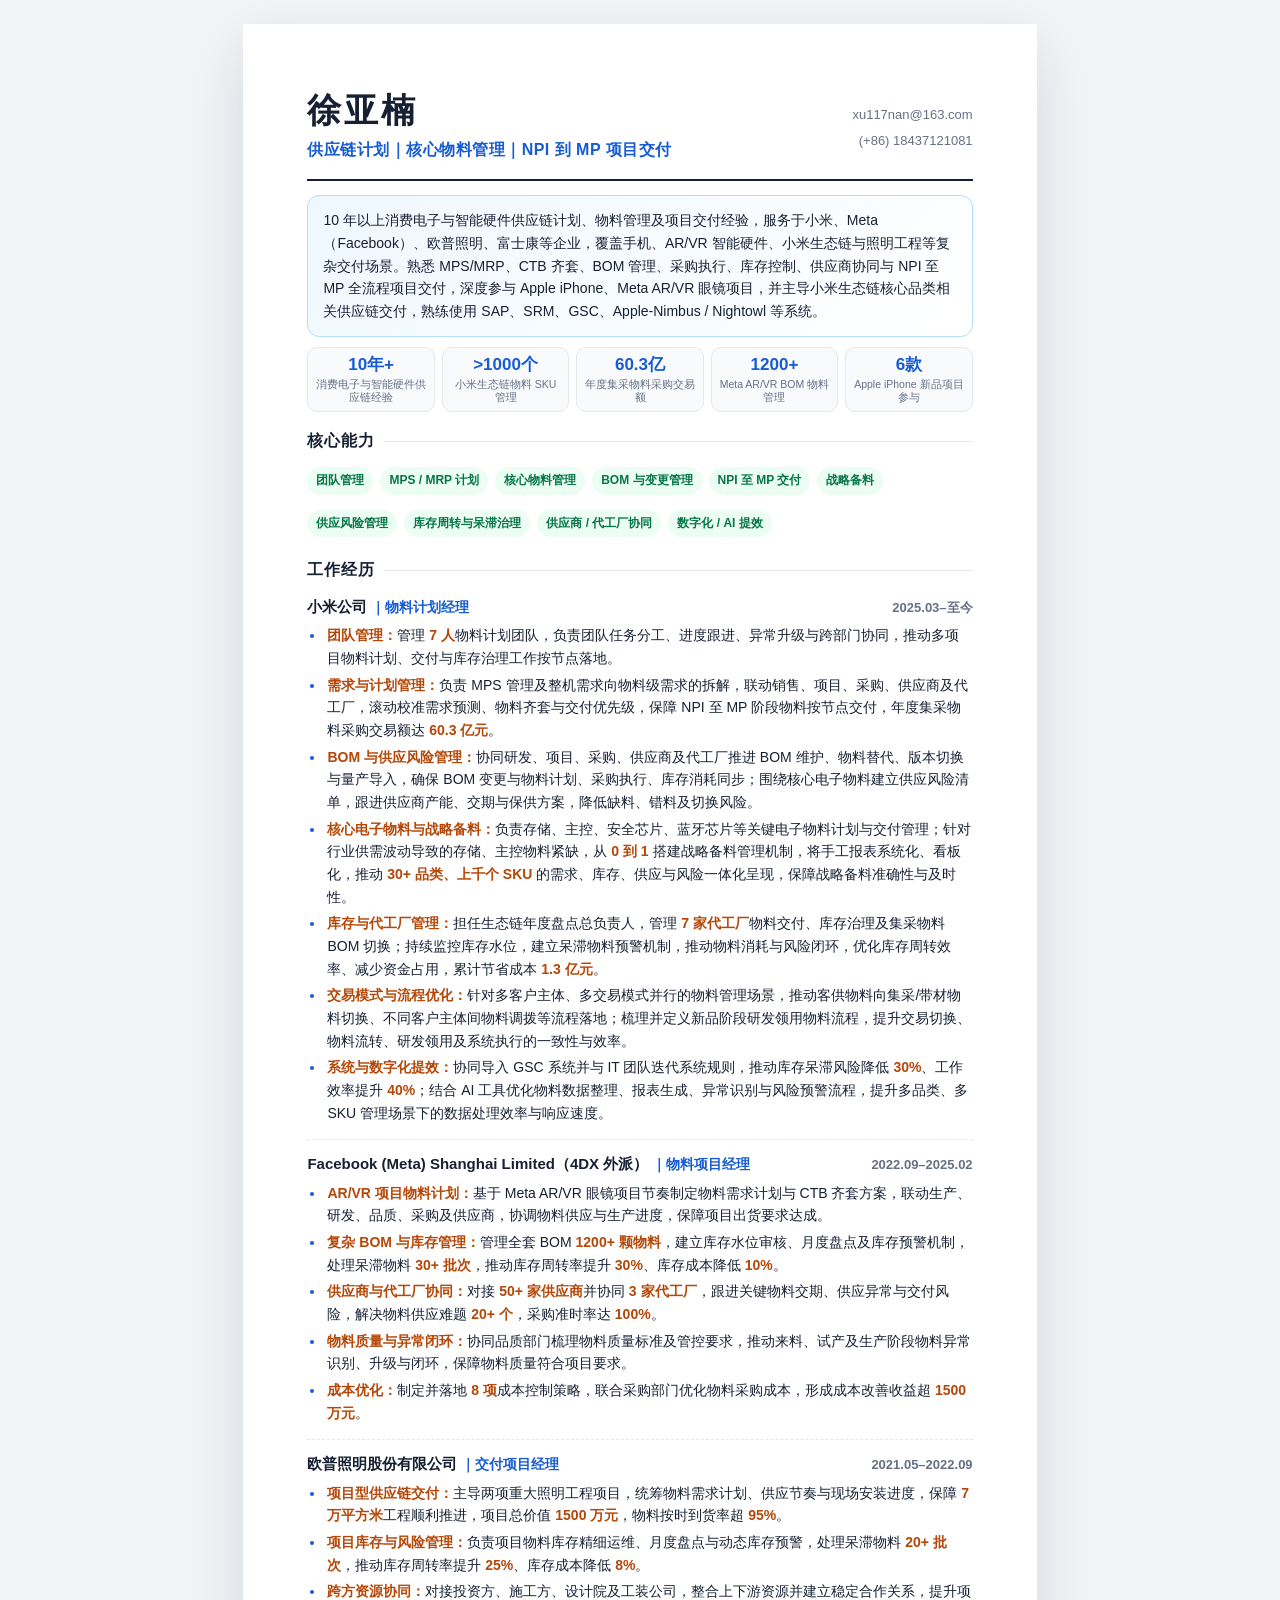
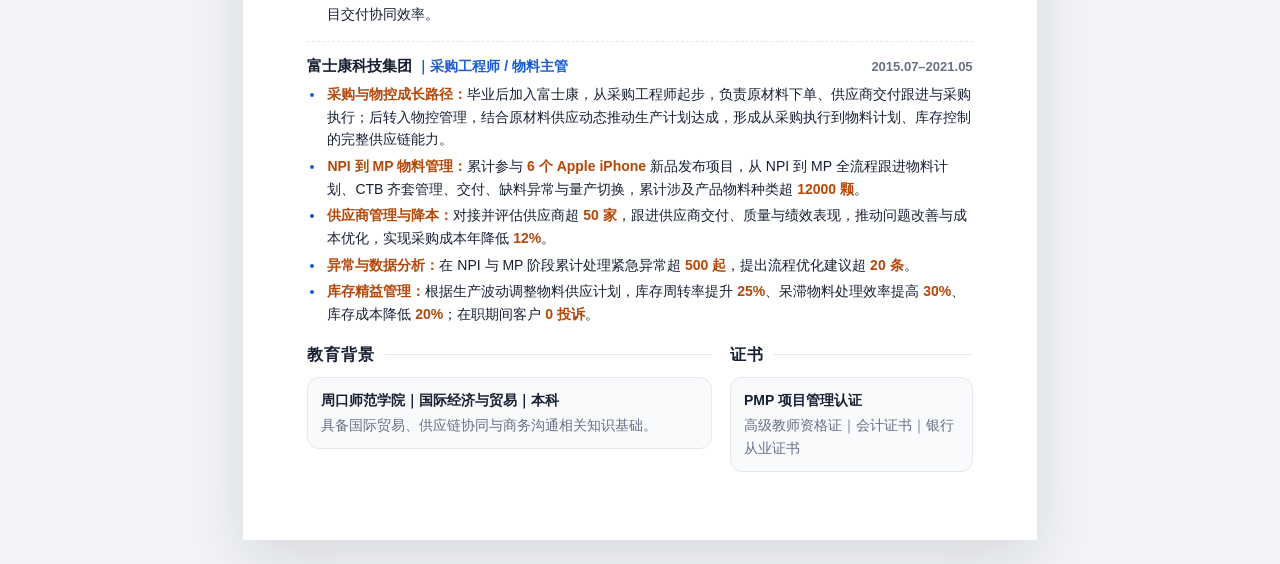
<file: Nina中文简历.html>
<!DOCTYPE html>
<html lang="zh-CN">
<head>
  <meta charset="UTF-8">
  <meta name="viewport" content="width=device-width, initial-scale=1.0">
  <title>徐亚楠 Nina｜中文简历</title>
  <style>
    :root {
      --ink: #172033;
      --muted: #667085;
      --subtle: #98a2b3;
      --line: #e4e7ec;
      --paper: #ffffff;
      --bg: #f2f4f7;
      --blue: #175cd3;
      --blue-soft: #eff8ff;
      --green: #067647;
      --green-soft: #ecfdf3;
      --gold: #b54708;
      --gold-soft: #fffaeb;
    }

    * {
      box-sizing: border-box;
    }

    html {
      background: var(--bg);
    }

    body {
      margin: 0;
      color: var(--ink);
      font-family: -apple-system, BlinkMacSystemFont, "Segoe UI", "PingFang SC", "Microsoft YaHei", Arial, sans-serif;
      font-size: 14px;
      line-height: 1.62;
      background: var(--bg);
    }

    .resume {
      width: 210mm;
      min-height: 297mm;
      margin: 24px auto;
      padding: 18mm 17mm;
      background: var(--paper);
      box-shadow: 0 20px 60px rgba(16, 24, 40, 0.12);
    }

    .header {
      display: grid;
      grid-template-columns: 1fr auto;
      gap: 18px;
      padding-bottom: 16px;
      border-bottom: 2px solid var(--ink);
    }

    h1 {
      margin: 0;
      font-size: 34px;
      line-height: 1.1;
      letter-spacing: 0.08em;
    }

    .headline {
      margin-top: 8px;
      color: var(--blue);
      font-size: 16px;
      font-weight: 700;
      letter-spacing: 0.03em;
    }

    .contact {
      display: flex;
      flex-direction: column;
      align-items: flex-end;
      justify-content: center;
      gap: 5px;
      color: var(--muted);
      font-size: 13px;
      white-space: nowrap;
    }

    .summary {
      margin-top: 14px;
      padding: 13px 15px;
      border: 1px solid #b2ddff;
      border-radius: 12px;
      background: linear-gradient(135deg, var(--blue-soft), #ffffff);
      font-size: 14px;
    }

    .metrics {
      display: grid;
      grid-template-columns: repeat(5, 1fr);
      gap: 7px;
      margin: 10px 0 12px;
    }

    .metric {
      min-height: 56px;
      padding: 7px 6px;
      border-radius: 10px;
      background: #f8fafc;
      border: 1px solid var(--line);
      text-align: center;
    }

    .metric strong {
      display: block;
      color: var(--blue);
      font-size: 17px;
      line-height: 1.2;
    }

    .metric span {
      display: block;
      margin-top: 3px;
      color: var(--muted);
      font-size: 10.5px;
      line-height: 1.25;
    }

    .section {
      margin-top: 16px;
    }

    .section-title {
      display: flex;
      align-items: center;
      gap: 10px;
      margin: 0 0 9px;
      color: var(--ink);
      font-size: 16px;
      font-weight: 800;
      letter-spacing: 0.05em;
    }

    .section-title::after {
      content: "";
      flex: 1;
      height: 1px;
      background: var(--line);
    }

    .chips {
      display: flex;
      flex-wrap: wrap;
      gap: 7px;
      margin: 0;
      padding: 0;
      list-style: none;
    }

    .chip {
      padding: 4px 9px;
      border-radius: 999px;
      background: var(--green-soft);
      color: var(--green);
      font-size: 12px;
      font-weight: 650;
    }

    .job {
      margin-top: 12px;
      padding-bottom: 11px;
      border-bottom: 1px dashed var(--line);
    }

    .job:last-child {
      padding-bottom: 0;
      border-bottom: 0;
    }

    .job-head {
      display: grid;
      grid-template-columns: 1fr auto;
      gap: 12px;
      align-items: baseline;
      margin-bottom: 5px;
    }

    .company {
      font-size: 15px;
      font-weight: 800;
    }

    .role {
      color: var(--blue);
      font-weight: 750;
    }

    .date {
      color: var(--muted);
      font-size: 13px;
      font-weight: 650;
      white-space: nowrap;
    }

    ul {
      margin: 0;
      padding-left: 18px;
    }

    li {
      margin: 4px 0;
      padding-left: 2px;
    }

    li::marker {
      color: var(--blue);
    }

    .highlight {
      color: var(--gold);
      font-weight: 750;
    }

    .two-column {
      display: grid;
      grid-template-columns: 1.25fr 0.75fr;
      gap: 18px;
      align-items: start;
    }

    .info-card {
      padding: 11px 13px;
      border-radius: 12px;
      background: #f8fafc;
      border: 1px solid var(--line);
    }

    .info-card strong {
      display: block;
      margin-bottom: 3px;
      font-size: 14px;
    }

    .info-card span {
      color: var(--muted);
    }

    .note {
      margin-top: 10px;
      padding: 9px 12px;
      border-radius: 10px;
      background: var(--gold-soft);
      color: #7a2e0e;
      font-size: 12px;
    }

    @page {
      size: A4;
      margin: 0;
    }

    @media print {
      html,
      body {
        background: #fff;
      }

      .resume {
        width: auto;
        min-height: auto;
        margin: 0;
        padding: 14mm 15mm;
        box-shadow: none;
      }

      .job {
        break-inside: avoid;
      }
    }

    @media screen and (max-width: 820px) {
      .resume {
        width: auto;
        min-height: auto;
        margin: 0;
        padding: 24px 18px;
      }

      .header,
      .job-head,
      .two-column {
        grid-template-columns: 1fr;
      }

      .contact {
        align-items: flex-start;
      }

      .metrics {
        grid-template-columns: repeat(2, 1fr);
      }
    }
  </style>
</head>
<body>
  <main class="resume">
    <header class="header">
      <div>
        <h1>徐亚楠</h1>
        <div class="headline">供应链计划｜核心物料管理｜NPI 到 MP 项目交付</div>
      </div>
      <div class="contact" aria-label="联系方式">
        <span>xu117nan@163.com</span>
        <span>(+86) 18437121081</span>
      </div>
    </header>

    <section class="summary">
      10 年以上消费电子与智能硬件供应链计划、物料管理及项目交付经验，服务于小米、Meta（Facebook）、欧普照明、富士康等企业，覆盖手机、AR/VR 智能硬件、小米生态链与照明工程等复杂交付场景。熟悉 MPS/MRP、CTB 齐套、BOM 管理、采购执行、库存控制、供应商协同与 NPI 至 MP 全流程项目交付，深度参与 Apple iPhone、Meta AR/VR 眼镜项目，并主导小米生态链核心品类相关供应链交付，熟练使用 SAP、SRM、GSC、Apple-Nimbus / Nightowl 等系统。
    </section>

    <section class="metrics" aria-label="关键成果">
      <div class="metric">
        <strong>10年+</strong>
        <span>消费电子与智能硬件供应链经验</span>
      </div>
      <div class="metric">
        <strong>&gt;1000个</strong>
        <span>小米生态链物料 SKU 管理</span>
      </div>
      <div class="metric">
        <strong>60.3亿</strong>
        <span>年度集采物料采购交易额</span>
      </div>
      <div class="metric">
        <strong>1200+</strong>
        <span>Meta AR/VR BOM 物料管理</span>
      </div>
      <div class="metric">
        <strong>6款</strong>
        <span>Apple iPhone 新品项目参与</span>
      </div>
    </section>

    <section class="section">
      <h2 class="section-title">核心能力</h2>
      <ul class="chips">
        <li class="chip">团队管理</li>
        <li class="chip">MPS / MRP 计划</li>
        <li class="chip">核心物料管理</li>
        <li class="chip">BOM 与变更管理</li>
        <li class="chip">NPI 至 MP 交付</li>
        <li class="chip">战略备料</li>
        <li class="chip">供应风险管理</li>
        <li class="chip">库存周转与呆滞治理</li>
        <li class="chip">供应商 / 代工厂协同</li>
        <li class="chip">数字化 / AI 提效</li>
      </ul>
    </section>

    <section class="section">
      <h2 class="section-title">工作经历</h2>

      <article class="job">
        <div class="job-head">
          <div>
            <span class="company">小米公司</span>
            <span class="role">｜物料计划经理</span>
          </div>
          <div class="date">2025.03–至今</div>
        </div>
        <ul>
          <li><span class="highlight">团队管理：</span>管理 <span class="highlight">7 人</span>物料计划团队，负责团队任务分工、进度跟进、异常升级与跨部门协同，推动多项目物料计划、交付与库存治理工作按节点落地。</li>
          <li><span class="highlight">需求与计划管理：</span>负责 MPS 管理及整机需求向物料级需求的拆解，联动销售、项目、采购、供应商及代工厂，滚动校准需求预测、物料齐套与交付优先级，保障 NPI 至 MP 阶段物料按节点交付，年度集采物料采购交易额达 <span class="highlight">60.3 亿元</span>。</li>
          <li><span class="highlight">BOM 与供应风险管理：</span>协同研发、项目、采购、供应商及代工厂推进 BOM 维护、物料替代、版本切换与量产导入，确保 BOM 变更与物料计划、采购执行、库存消耗同步；围绕核心电子物料建立供应风险清单，跟进供应商产能、交期与保供方案，降低缺料、错料及切换风险。</li>
          <li><span class="highlight">核心电子物料与战略备料：</span>负责存储、主控、安全芯片、蓝牙芯片等关键电子物料计划与交付管理；针对行业供需波动导致的存储、主控物料紧缺，从 <span class="highlight">0 到 1</span> 搭建战略备料管理机制，将手工报表系统化、看板化，推动 <span class="highlight">30+ 品类、上千个 SKU</span> 的需求、库存、供应与风险一体化呈现，保障战略备料准确性与及时性。</li>
          <li><span class="highlight">库存与代工厂管理：</span>担任生态链年度盘点总负责人，管理 <span class="highlight">7 家代工厂</span>物料交付、库存治理及集采物料 BOM 切换；持续监控库存水位，建立呆滞物料预警机制，推动物料消耗与风险闭环，优化库存周转效率、减少资金占用，累计节省成本 <span class="highlight">1.3 亿元</span>。</li>
          <li><span class="highlight">交易模式与流程优化：</span>针对多客户主体、多交易模式并行的物料管理场景，推动客供物料向集采/带材物料切换、不同客户主体间物料调拨等流程落地；梳理并定义新品阶段研发领用物料流程，提升交易切换、物料流转、研发领用及系统执行的一致性与效率。</li>
          <li><span class="highlight">系统与数字化提效：</span>协同导入 GSC 系统并与 IT 团队迭代系统规则，推动库存呆滞风险降低 <span class="highlight">30%</span>、工作效率提升 <span class="highlight">40%</span>；结合 AI 工具优化物料数据整理、报表生成、异常识别与风险预警流程，提升多品类、多 SKU 管理场景下的数据处理效率与响应速度。</li>
        </ul>
      </article>

      <article class="job">
        <div class="job-head">
          <div>
            <span class="company">Facebook (Meta) Shanghai Limited（4DX 外派）</span>
            <span class="role">｜物料项目经理</span>
          </div>
          <div class="date">2022.09–2025.02</div>
        </div>
        <ul>
          <li><span class="highlight">AR/VR 项目物料计划：</span>基于 Meta AR/VR 眼镜项目节奏制定物料需求计划与 CTB 齐套方案，联动生产、研发、品质、采购及供应商，协调物料供应与生产进度，保障项目出货要求达成。</li>
          <li><span class="highlight">复杂 BOM 与库存管理：</span>管理全套 BOM <span class="highlight">1200+ 颗物料</span>，建立库存水位审核、月度盘点及库存预警机制，处理呆滞物料 <span class="highlight">30+ 批次</span>，推动库存周转率提升 <span class="highlight">30%</span>、库存成本降低 <span class="highlight">10%</span>。</li>
          <li><span class="highlight">供应商与代工厂协同：</span>对接 <span class="highlight">50+ 家供应商</span>并协同 <span class="highlight">3 家代工厂</span>，跟进关键物料交期、供应异常与交付风险，解决物料供应难题 <span class="highlight">20+ 个</span>，采购准时率达 <span class="highlight">100%</span>。</li>
          <li><span class="highlight">物料质量与异常闭环：</span>协同品质部门梳理物料质量标准及管控要求，推动来料、试产及生产阶段物料异常识别、升级与闭环，保障物料质量符合项目要求。</li>
          <li><span class="highlight">成本优化：</span>制定并落地 <span class="highlight">8 项</span>成本控制策略，联合采购部门优化物料采购成本，形成成本改善收益超 <span class="highlight">1500 万元</span>。</li>
        </ul>
      </article>

      <article class="job">
        <div class="job-head">
          <div>
            <span class="company">欧普照明股份有限公司</span>
            <span class="role">｜交付项目经理</span>
          </div>
          <div class="date">2021.05–2022.09</div>
        </div>
        <ul>
          <li><span class="highlight">项目型供应链交付：</span>主导两项重大照明工程项目，统筹物料需求计划、供应节奏与现场安装进度，保障 <span class="highlight">7 万平方米</span>工程顺利推进，项目总价值 <span class="highlight">1500 万元</span>，物料按时到货率超 <span class="highlight">95%</span>。</li>
          <li><span class="highlight">项目库存与风险管理：</span>负责项目物料库存精细运维、月度盘点与动态库存预警，处理呆滞物料 <span class="highlight">20+ 批次</span>，推动库存周转率提升 <span class="highlight">25%</span>、库存成本降低 <span class="highlight">8%</span>。</li>
          <li><span class="highlight">跨方资源协同：</span>对接投资方、施工方、设计院及工装公司，整合上下游资源并建立稳定合作关系，提升项目交付协同效率。</li>
        </ul>
      </article>

      <article class="job">
        <div class="job-head">
          <div>
            <span class="company">富士康科技集团</span>
            <span class="role">｜采购工程师 / 物料主管</span>
          </div>
          <div class="date">2015.07–2021.05</div>
        </div>
        <ul>
          <li><span class="highlight">采购与物控成长路径：</span>毕业后加入富士康，从采购工程师起步，负责原材料下单、供应商交付跟进与采购执行；后转入物控管理，结合原材料供应动态推动生产计划达成，形成从采购执行到物料计划、库存控制的完整供应链能力。</li>
          <li><span class="highlight">NPI 到 MP 物料管理：</span>累计参与 <span class="highlight">6 个 Apple iPhone</span> 新品发布项目，从 NPI 到 MP 全流程跟进物料计划、CTB 齐套管理、交付、缺料异常与量产切换，累计涉及产品物料种类超 <span class="highlight">12000 颗</span>。</li>
          <li><span class="highlight">供应商管理与降本：</span>对接并评估供应商超 <span class="highlight">50 家</span>，跟进供应商交付、质量与绩效表现，推动问题改善与成本优化，实现采购成本年降低 <span class="highlight">12%</span>。</li>
          <li><span class="highlight">异常与数据分析：</span>在 NPI 与 MP 阶段累计处理紧急异常超 <span class="highlight">500 起</span>，提出流程优化建议超 <span class="highlight">20 条</span>。</li>
          <li><span class="highlight">库存精益管理：</span>根据生产波动调整物料供应计划，库存周转率提升 <span class="highlight">25%</span>、呆滞物料处理效率提高 <span class="highlight">30%</span>、库存成本降低 <span class="highlight">20%</span>；在职期间客户 <span class="highlight">0 投诉</span>。</li>
        </ul>
      </article>
    </section>

    <section class="section two-column">
      <div>
        <h2 class="section-title">教育背景</h2>
        <div class="info-card">
          <strong>周口师范学院｜国际经济与贸易｜本科</strong>
          <span>具备国际贸易、供应链协同与商务沟通相关知识基础。</span>
        </div>
      </div>

      <div>
        <h2 class="section-title">证书</h2>
        <div class="info-card">
          <strong>PMP 项目管理认证</strong>
          <span>高级教师资格证｜会计证书｜银行从业证书</span>
        </div>
      </div>
    </section>

  </main>
</body>
</html>
</file>
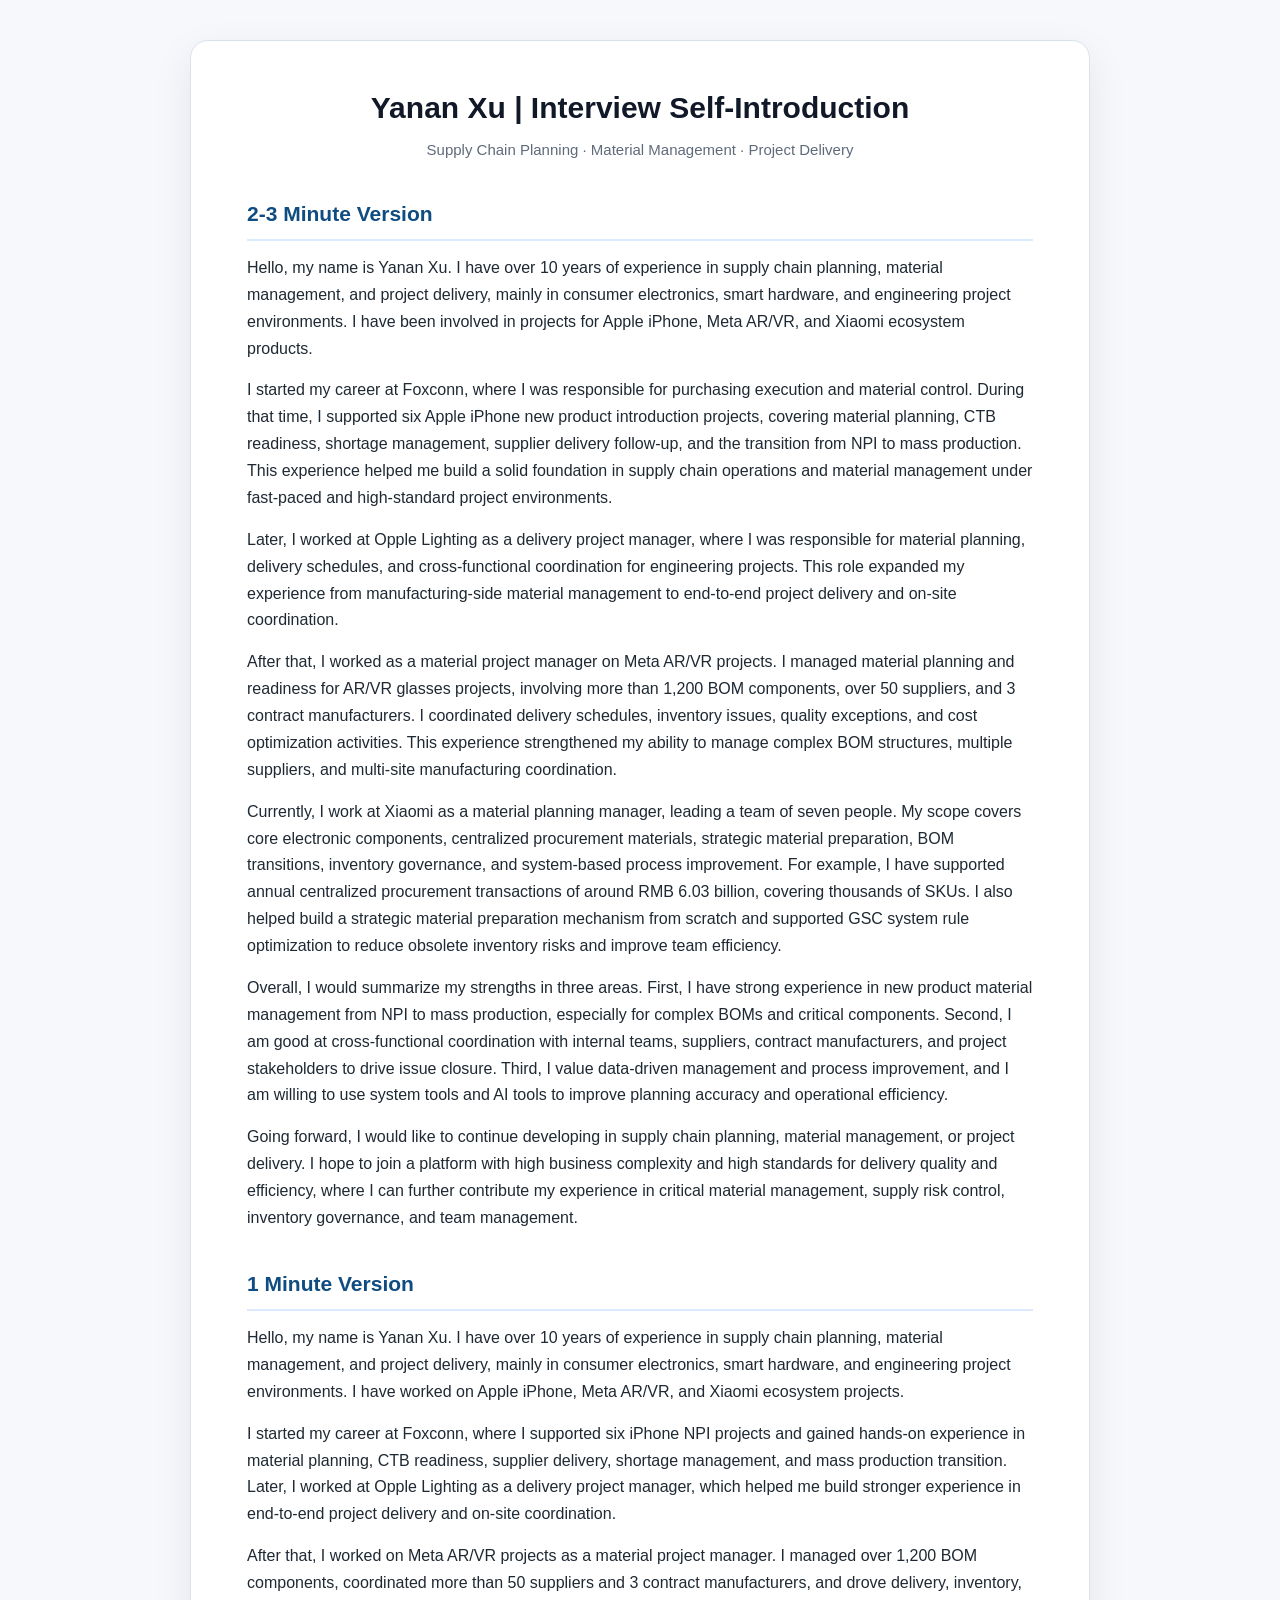
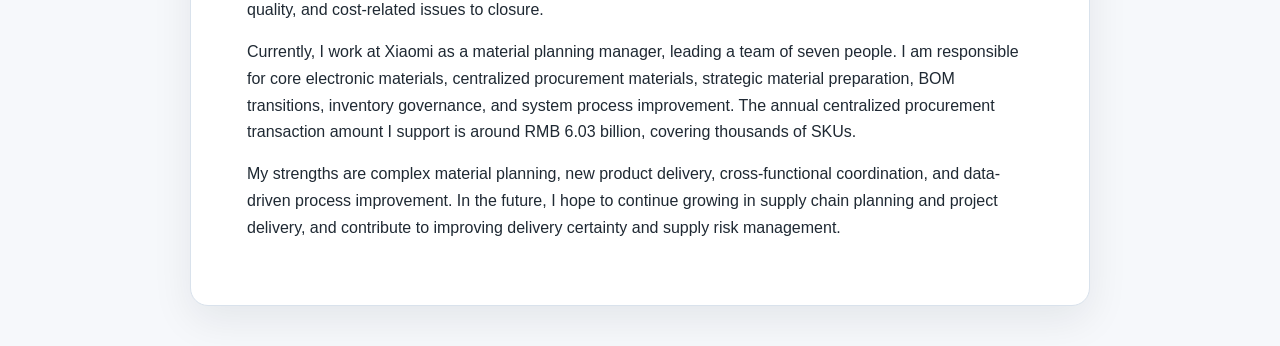
<file: Yanan-Xu-English-Self-Introduction.html>
<!doctype html>
<html lang="en">
<head>
  <meta charset="utf-8">
  <meta name="viewport" content="width=device-width, initial-scale=1">
  <title>Yanan Xu | Interview Self-Introduction</title>
  <style>
    :root {
      --text: #1f2933;
      --muted: #5f6b7a;
      --accent: #0f4c81;
      --bg: #f6f8fb;
      --card: #ffffff;
      --border: #d9e2ec;
    }

    * {
      box-sizing: border-box;
    }

    body {
      margin: 0;
      background: var(--bg);
      color: var(--text);
      font-family: -apple-system, BlinkMacSystemFont, "Segoe UI", Arial, sans-serif;
      line-height: 1.68;
    }

    main {
      max-width: 900px;
      margin: 40px auto;
      padding: 48px 56px;
      background: var(--card);
      border: 1px solid var(--border);
      border-radius: 18px;
      box-shadow: 0 14px 40px rgba(15, 23, 42, 0.08);
    }

    h1 {
      margin: 0 0 10px;
      color: #111827;
      font-size: 30px;
      line-height: 1.25;
      text-align: center;
    }

    .subtitle {
      margin: 0 0 34px;
      color: var(--muted);
      text-align: center;
      font-size: 15px;
    }

    h2 {
      margin: 34px 0 14px;
      padding-bottom: 8px;
      color: var(--accent);
      font-size: 21px;
      border-bottom: 2px solid #dbeafe;
    }

    p {
      margin: 0 0 15px;
      font-size: 16px;
    }

    @media print {
      body {
        background: #ffffff;
      }

      main {
        max-width: none;
        margin: 0;
        padding: 24px 30px;
        border: none;
        border-radius: 0;
        box-shadow: none;
      }
    }
  </style>
</head>
<body>
  <main>
    <h1>Yanan Xu | Interview Self-Introduction</h1>
    <p class="subtitle">Supply Chain Planning · Material Management · Project Delivery</p>

    <section>
      <h2>2-3 Minute Version</h2>
      <p>Hello, my name is Yanan Xu. I have over 10 years of experience in supply chain planning, material management, and project delivery, mainly in consumer electronics, smart hardware, and engineering project environments. I have been involved in projects for Apple iPhone, Meta AR/VR, and Xiaomi ecosystem products.</p>

      <p>I started my career at Foxconn, where I was responsible for purchasing execution and material control. During that time, I supported six Apple iPhone new product introduction projects, covering material planning, CTB readiness, shortage management, supplier delivery follow-up, and the transition from NPI to mass production. This experience helped me build a solid foundation in supply chain operations and material management under fast-paced and high-standard project environments.</p>

      <p>Later, I worked at Opple Lighting as a delivery project manager, where I was responsible for material planning, delivery schedules, and cross-functional coordination for engineering projects. This role expanded my experience from manufacturing-side material management to end-to-end project delivery and on-site coordination.</p>

      <p>After that, I worked as a material project manager on Meta AR/VR projects. I managed material planning and readiness for AR/VR glasses projects, involving more than 1,200 BOM components, over 50 suppliers, and 3 contract manufacturers. I coordinated delivery schedules, inventory issues, quality exceptions, and cost optimization activities. This experience strengthened my ability to manage complex BOM structures, multiple suppliers, and multi-site manufacturing coordination.</p>

      <p>Currently, I work at Xiaomi as a material planning manager, leading a team of seven people. My scope covers core electronic components, centralized procurement materials, strategic material preparation, BOM transitions, inventory governance, and system-based process improvement. For example, I have supported annual centralized procurement transactions of around RMB 6.03 billion, covering thousands of SKUs. I also helped build a strategic material preparation mechanism from scratch and supported GSC system rule optimization to reduce obsolete inventory risks and improve team efficiency.</p>

      <p>Overall, I would summarize my strengths in three areas. First, I have strong experience in new product material management from NPI to mass production, especially for complex BOMs and critical components. Second, I am good at cross-functional coordination with internal teams, suppliers, contract manufacturers, and project stakeholders to drive issue closure. Third, I value data-driven management and process improvement, and I am willing to use system tools and AI tools to improve planning accuracy and operational efficiency.</p>

      <p>Going forward, I would like to continue developing in supply chain planning, material management, or project delivery. I hope to join a platform with high business complexity and high standards for delivery quality and efficiency, where I can further contribute my experience in critical material management, supply risk control, inventory governance, and team management.</p>
    </section>

    <section>
      <h2>1 Minute Version</h2>
      <p>Hello, my name is Yanan Xu. I have over 10 years of experience in supply chain planning, material management, and project delivery, mainly in consumer electronics, smart hardware, and engineering project environments. I have worked on Apple iPhone, Meta AR/VR, and Xiaomi ecosystem projects.</p>

      <p>I started my career at Foxconn, where I supported six iPhone NPI projects and gained hands-on experience in material planning, CTB readiness, supplier delivery, shortage management, and mass production transition. Later, I worked at Opple Lighting as a delivery project manager, which helped me build stronger experience in end-to-end project delivery and on-site coordination.</p>

      <p>After that, I worked on Meta AR/VR projects as a material project manager. I managed over 1,200 BOM components, coordinated more than 50 suppliers and 3 contract manufacturers, and drove delivery, inventory, quality, and cost-related issues to closure.</p>

      <p>Currently, I work at Xiaomi as a material planning manager, leading a team of seven people. I am responsible for core electronic materials, centralized procurement materials, strategic material preparation, BOM transitions, inventory governance, and system process improvement. The annual centralized procurement transaction amount I support is around RMB 6.03 billion, covering thousands of SKUs.</p>

      <p>My strengths are complex material planning, new product delivery, cross-functional coordination, and data-driven process improvement. In the future, I hope to continue growing in supply chain planning and project delivery, and contribute to improving delivery certainty and supply risk management.</p>
    </section>
  </main>
</body>
</html>
</file>
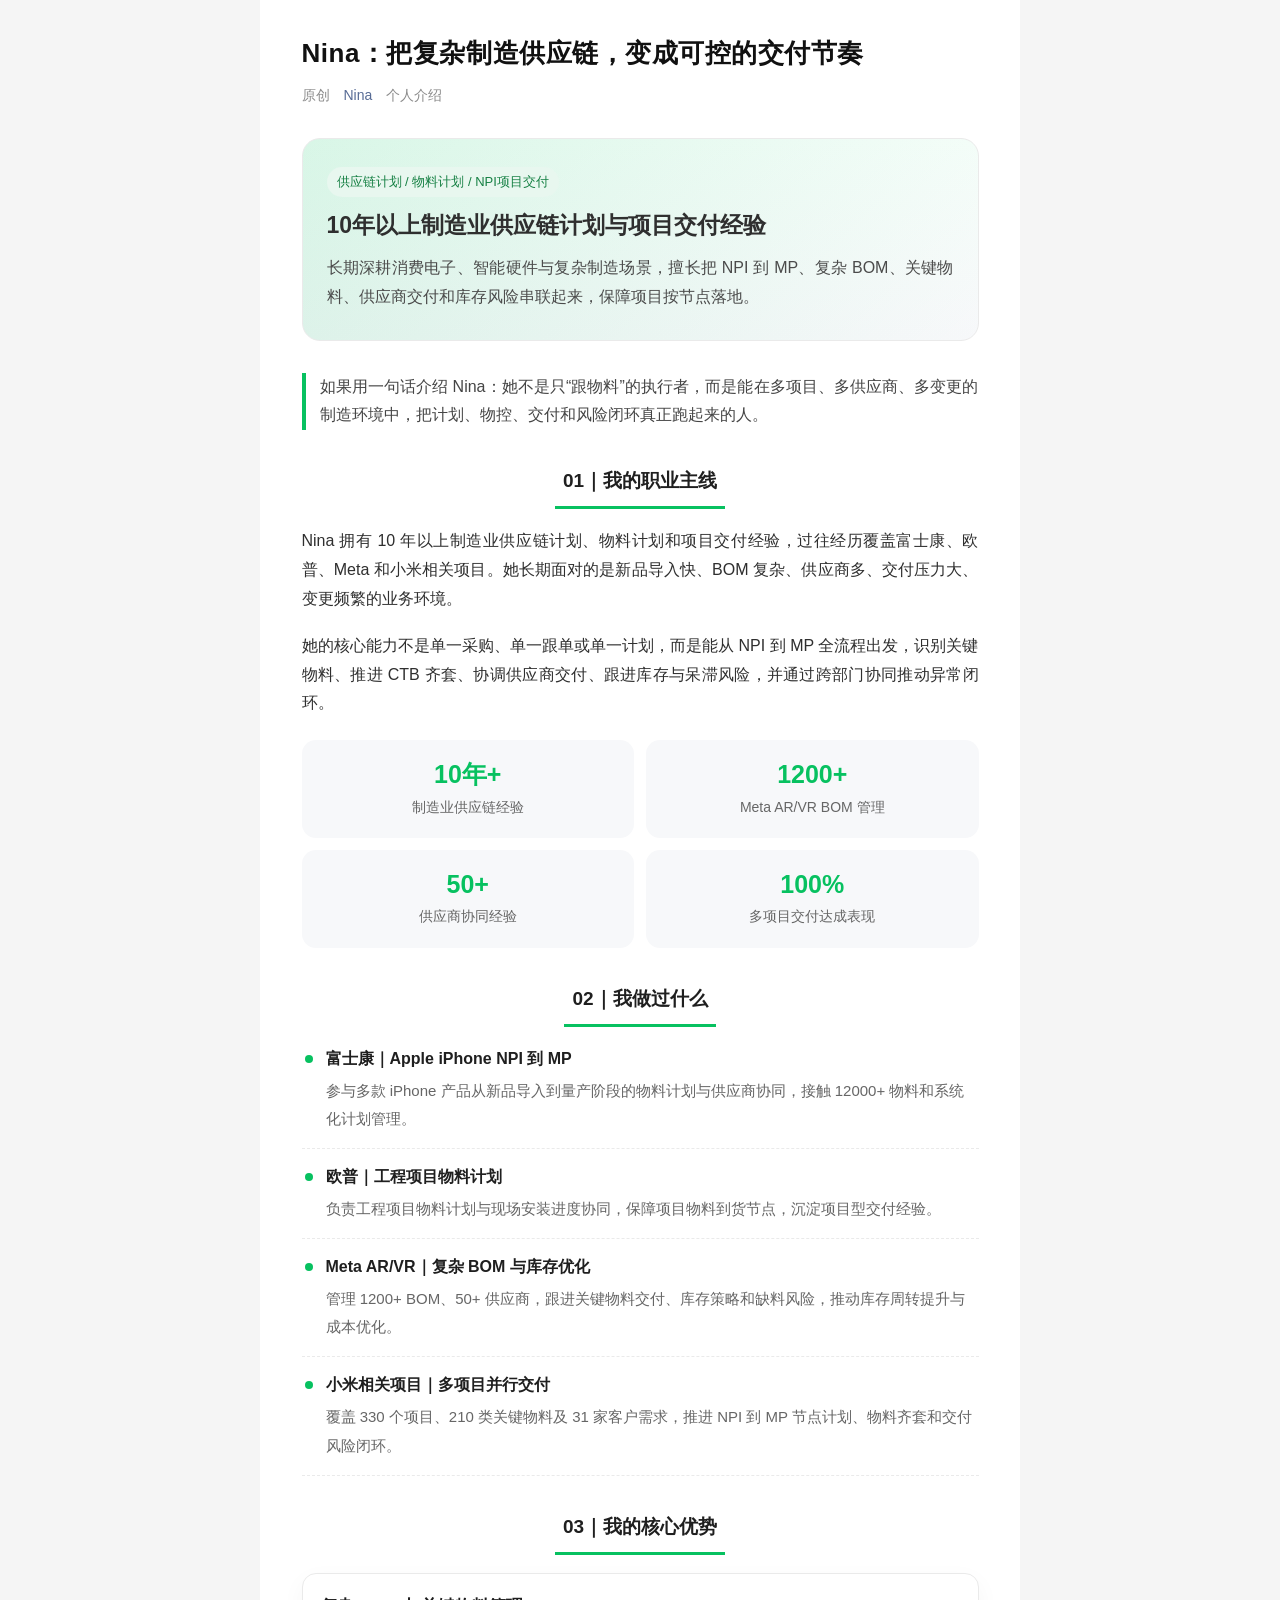
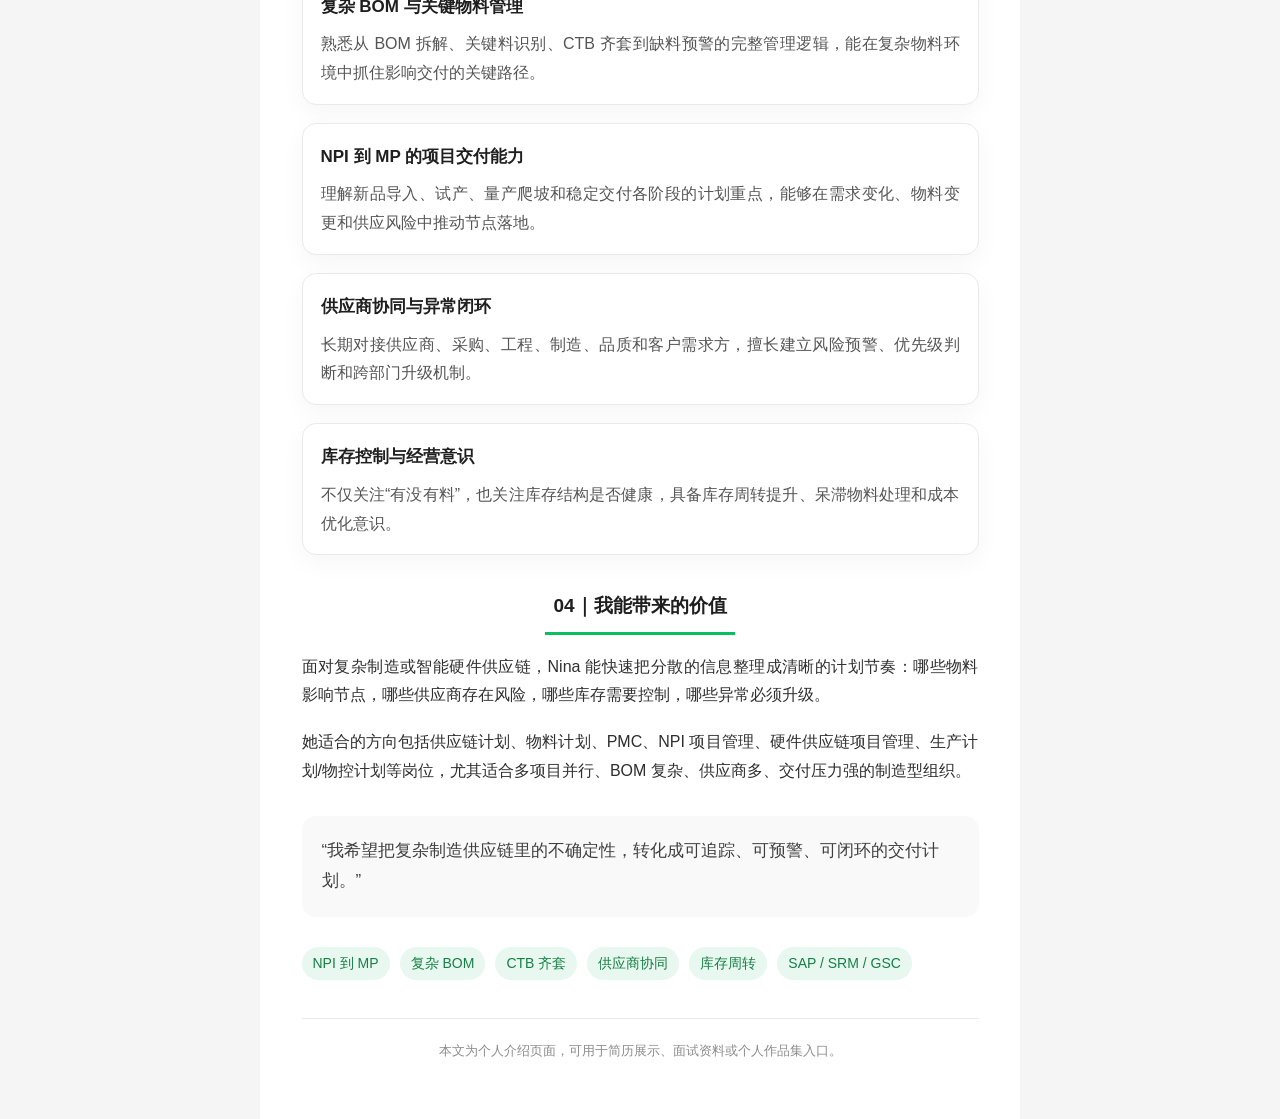
<file: 历史版本-Nina个人介绍.html>
<!DOCTYPE html>
<html lang="zh-CN">
<head>
  <meta charset="UTF-8">
  <meta name="viewport" content="width=device-width, initial-scale=1.0">
  <title>徐亚楠｜个人介绍（历史版本）</title>
  <style>
    :root {
      --text: #2f2f2f;
      --muted: #8c8c8c;
      --light: #f7f8fa;
      --green: #07c160;
      --green-light: #e8f7ef;
      --border: #eaeaea;
    }

    * {
      box-sizing: border-box;
    }

    body {
      margin: 0;
      background: #f5f5f5;
      color: var(--text);
      font-family: -apple-system, BlinkMacSystemFont, "Helvetica Neue", "PingFang SC", "Microsoft YaHei", Arial, sans-serif;
      line-height: 1.8;
    }

    .page {
      max-width: 760px;
      margin: 0 auto;
      background: #fff;
      min-height: 100vh;
      padding: 36px 22px 56px;
    }

    .article {
      max-width: 677px;
      margin: 0 auto;
    }

    .title {
      margin: 0 0 12px;
      font-size: 26px;
      line-height: 1.35;
      font-weight: 700;
      letter-spacing: 0.02em;
      color: #111;
    }

    .meta {
      display: flex;
      flex-wrap: wrap;
      gap: 8px 14px;
      margin-bottom: 30px;
      font-size: 14px;
      color: var(--muted);
    }

    .meta strong {
      color: #576b95;
      font-weight: 400;
    }

    .cover {
      margin: 22px 0 32px;
      padding: 28px 24px;
      border-radius: 18px;
      background:
        linear-gradient(135deg, rgba(7, 193, 96, 0.14), rgba(7, 193, 96, 0)),
        linear-gradient(180deg, #fbfffd, #f7f8fa);
      border: 1px solid var(--border);
    }

    .cover-label {
      display: inline-block;
      margin-bottom: 12px;
      padding: 3px 10px;
      border-radius: 999px;
      background: var(--green-light);
      color: #168044;
      font-size: 13px;
    }

    .cover h2 {
      margin: 0 0 12px;
      font-size: 23px;
      line-height: 1.45;
    }

    .cover p {
      margin: 0;
      color: #4b4b4b;
      font-size: 16px;
    }

    p {
      margin: 0 0 18px;
      font-size: 16px;
      text-align: justify;
    }

    .section-title {
      margin: 34px 0 18px;
      text-align: center;
    }

    .section-title span {
      display: inline-block;
      padding: 0 8px 8px;
      border-bottom: 3px solid var(--green);
      font-size: 19px;
      font-weight: 700;
      color: #1f1f1f;
    }

    .lead {
      padding-left: 14px;
      border-left: 4px solid var(--green);
      color: #454545;
      font-weight: 500;
    }

    .card {
      margin: 18px 0;
      padding: 18px 18px 16px;
      border: 1px solid var(--border);
      border-radius: 14px;
      background: #fff;
      box-shadow: 0 8px 24px rgba(0, 0, 0, 0.04);
    }

    .card h3 {
      margin: 0 0 8px;
      font-size: 17px;
      color: #1f1f1f;
    }

    .card p {
      margin-bottom: 0;
      color: #555;
    }

    .stats {
      display: grid;
      grid-template-columns: repeat(2, minmax(0, 1fr));
      gap: 12px;
      margin: 22px 0;
    }

    .stat {
      padding: 18px 12px;
      border-radius: 14px;
      background: var(--light);
      text-align: center;
    }

    .stat strong {
      display: block;
      color: var(--green);
      font-size: 25px;
      line-height: 1.3;
    }

    .stat span {
      display: block;
      margin-top: 4px;
      color: #666;
      font-size: 14px;
    }

    .timeline {
      margin: 18px 0 0;
      padding-left: 0;
      list-style: none;
    }

    .timeline li {
      position: relative;
      margin: 0 0 14px;
      padding: 0 0 14px 24px;
      border-bottom: 1px dashed var(--border);
    }

    .timeline li::before {
      content: "";
      position: absolute;
      left: 3px;
      top: 10px;
      width: 8px;
      height: 8px;
      border-radius: 50%;
      background: var(--green);
    }

    .timeline strong {
      display: block;
      margin-bottom: 3px;
      color: #1f1f1f;
    }

    .timeline span {
      color: #666;
      font-size: 15px;
    }

    .quote {
      margin: 30px 0;
      padding: 20px;
      border-radius: 14px;
      background: #f9f9f9;
      color: #3f3f3f;
      font-size: 17px;
      font-weight: 500;
    }

    .tags {
      display: flex;
      flex-wrap: wrap;
      gap: 10px;
      margin: 16px 0 4px;
    }

    .tag {
      padding: 4px 11px;
      border-radius: 999px;
      background: var(--green-light);
      color: #168044;
      font-size: 14px;
    }

    .footer {
      margin-top: 38px;
      padding-top: 20px;
      border-top: 1px solid var(--border);
      color: var(--muted);
      font-size: 13px;
      text-align: center;
    }

    @media (max-width: 520px) {
      .page {
        padding: 26px 17px 44px;
      }

      .title {
        font-size: 23px;
      }

      .cover {
        padding: 22px 18px;
      }

      .stats {
        grid-template-columns: 1fr;
      }
    }
  </style>
</head>
<body>
  <main class="page">
    <article class="article">
      <h1 class="title">Nina：把复杂制造供应链，变成可控的交付节奏</h1>

      <div class="meta">
        <span>原创</span>
        <strong>Nina</strong>
        <span>个人介绍</span>
      </div>

      <section class="cover">
        <span class="cover-label">供应链计划 / 物料计划 / NPI项目交付</span>
        <h2>10年以上制造业供应链计划与项目交付经验</h2>
        <p>长期深耕消费电子、智能硬件与复杂制造场景，擅长把 NPI 到 MP、复杂 BOM、关键物料、供应商交付和库存风险串联起来，保障项目按节点落地。</p>
      </section>

      <p class="lead">如果用一句话介绍 Nina：她不是只“跟物料”的执行者，而是能在多项目、多供应商、多变更的制造环境中，把计划、物控、交付和风险闭环真正跑起来的人。</p>

      <div class="section-title"><span>01｜我的职业主线</span></div>

      <p>Nina 拥有 10 年以上制造业供应链计划、物料计划和项目交付经验，过往经历覆盖富士康、欧普、Meta 和小米相关项目。她长期面对的是新品导入快、BOM 复杂、供应商多、交付压力大、变更频繁的业务环境。</p>

      <p>她的核心能力不是单一采购、单一跟单或单一计划，而是能从 NPI 到 MP 全流程出发，识别关键物料、推进 CTB 齐套、协调供应商交付、跟进库存与呆滞风险，并通过跨部门协同推动异常闭环。</p>

      <div class="stats">
        <div class="stat">
          <strong>10年+</strong>
          <span>制造业供应链经验</span>
        </div>
        <div class="stat">
          <strong>1200+</strong>
          <span>Meta AR/VR BOM 管理</span>
        </div>
        <div class="stat">
          <strong>50+</strong>
          <span>供应商协同经验</span>
        </div>
        <div class="stat">
          <strong>100%</strong>
          <span>多项目交付达成表现</span>
        </div>
      </div>

      <div class="section-title"><span>02｜我做过什么</span></div>

      <ul class="timeline">
        <li>
          <strong>富士康｜Apple iPhone NPI 到 MP</strong>
          <span>参与多款 iPhone 产品从新品导入到量产阶段的物料计划与供应商协同，接触 12000+ 物料和系统化计划管理。</span>
        </li>
        <li>
          <strong>欧普｜工程项目物料计划</strong>
          <span>负责工程项目物料计划与现场安装进度协同，保障项目物料到货节点，沉淀项目型交付经验。</span>
        </li>
        <li>
          <strong>Meta AR/VR｜复杂 BOM 与库存优化</strong>
          <span>管理 1200+ BOM、50+ 供应商，跟进关键物料交付、库存策略和缺料风险，推动库存周转提升与成本优化。</span>
        </li>
        <li>
          <strong>小米相关项目｜多项目并行交付</strong>
          <span>覆盖 330 个项目、210 类关键物料及 31 家客户需求，推进 NPI 到 MP 节点计划、物料齐套和交付风险闭环。</span>
        </li>
      </ul>

      <div class="section-title"><span>03｜我的核心优势</span></div>

      <section class="card">
        <h3>复杂 BOM 与关键物料管理</h3>
        <p>熟悉从 BOM 拆解、关键料识别、CTB 齐套到缺料预警的完整管理逻辑，能在复杂物料环境中抓住影响交付的关键路径。</p>
      </section>

      <section class="card">
        <h3>NPI 到 MP 的项目交付能力</h3>
        <p>理解新品导入、试产、量产爬坡和稳定交付各阶段的计划重点，能够在需求变化、物料变更和供应风险中推动节点落地。</p>
      </section>

      <section class="card">
        <h3>供应商协同与异常闭环</h3>
        <p>长期对接供应商、采购、工程、制造、品质和客户需求方，擅长建立风险预警、优先级判断和跨部门升级机制。</p>
      </section>

      <section class="card">
        <h3>库存控制与经营意识</h3>
        <p>不仅关注“有没有料”，也关注库存结构是否健康，具备库存周转提升、呆滞物料处理和成本优化意识。</p>
      </section>

      <div class="section-title"><span>04｜我能带来的价值</span></div>

      <p>面对复杂制造或智能硬件供应链，Nina 能快速把分散的信息整理成清晰的计划节奏：哪些物料影响节点，哪些供应商存在风险，哪些库存需要控制，哪些异常必须升级。</p>

      <p>她适合的方向包括供应链计划、物料计划、PMC、NPI 项目管理、硬件供应链项目管理、生产计划/物控计划等岗位，尤其适合多项目并行、BOM 复杂、供应商多、交付压力强的制造型组织。</p>

      <div class="quote">“我希望把复杂制造供应链里的不确定性，转化成可追踪、可预警、可闭环的交付计划。”</div>

      <div class="tags">
        <span class="tag">NPI 到 MP</span>
        <span class="tag">复杂 BOM</span>
        <span class="tag">CTB 齐套</span>
        <span class="tag">供应商协同</span>
        <span class="tag">库存周转</span>
        <span class="tag">SAP / SRM / GSC</span>
      </div>

      <div class="footer">本文为个人介绍页面，可用于简历展示、面试资料或个人作品集入口。</div>
    </article>
  </main>
</body>
</html>
</file>
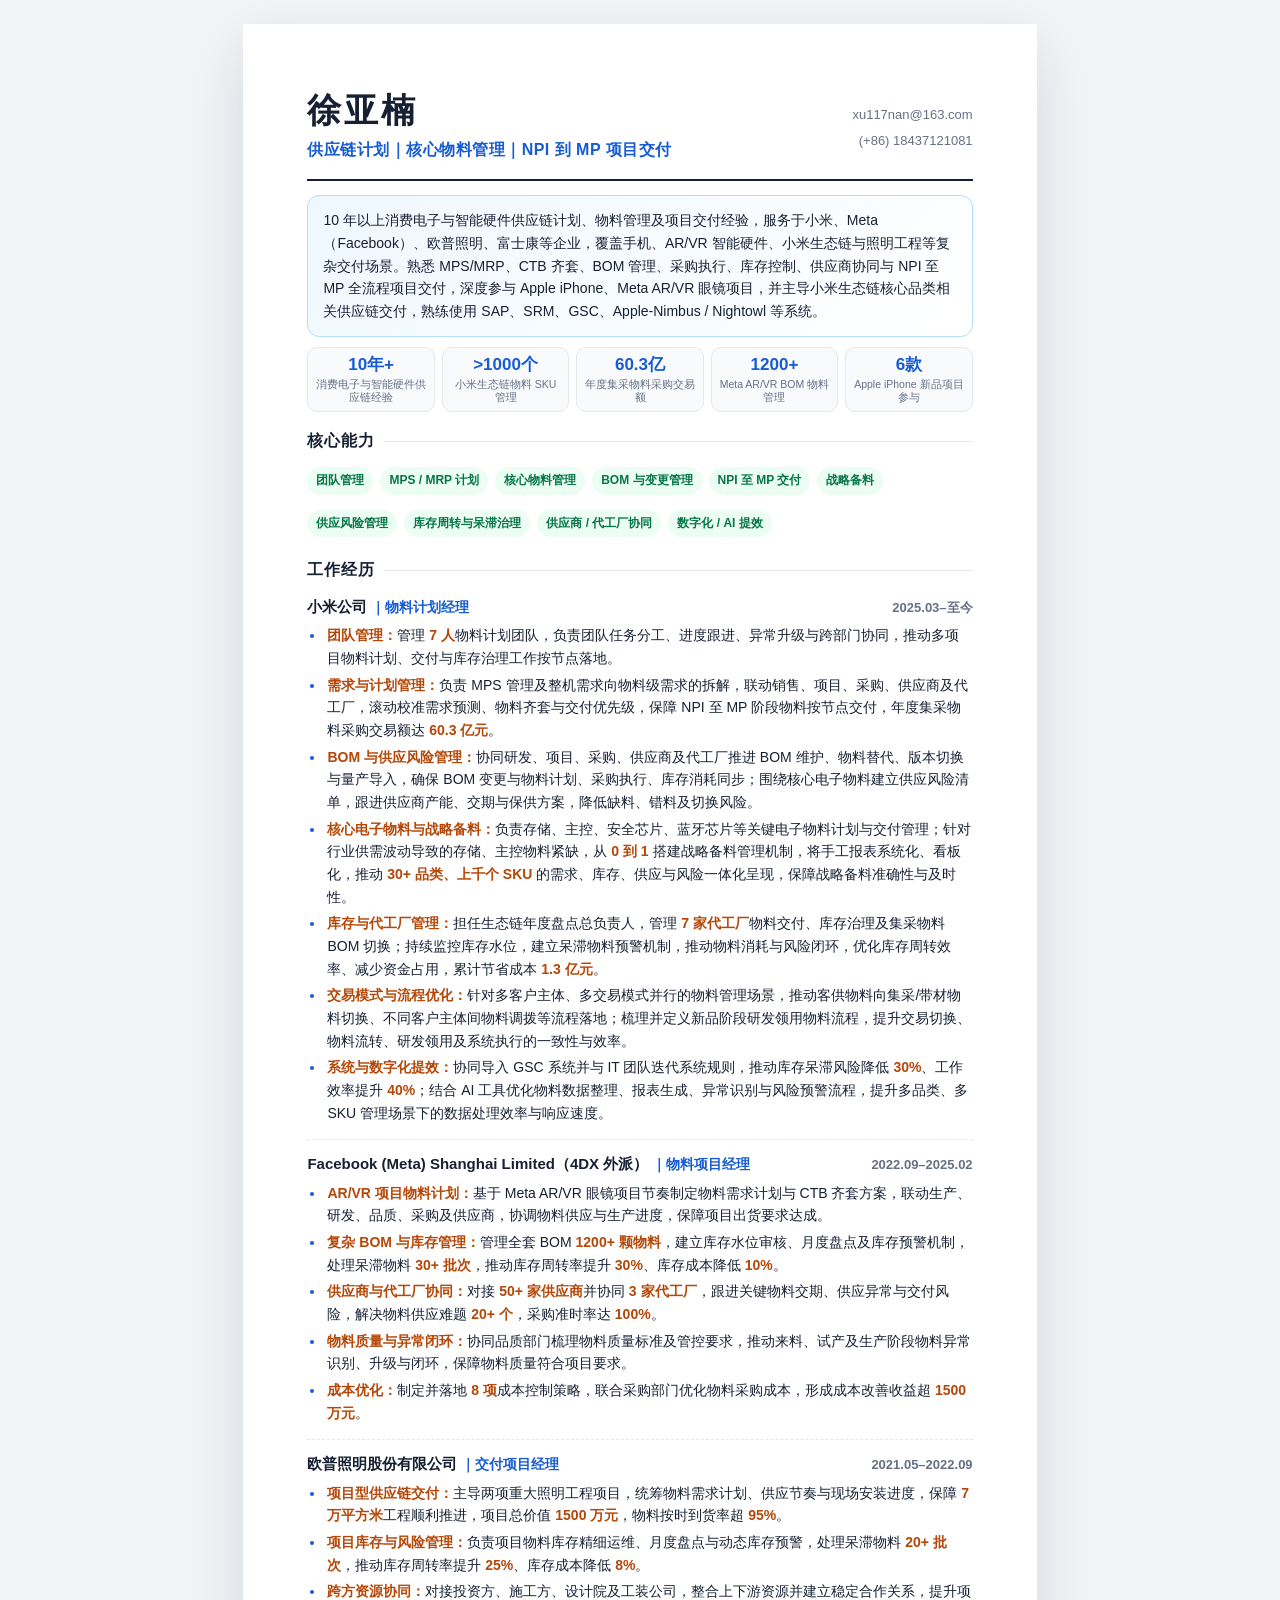
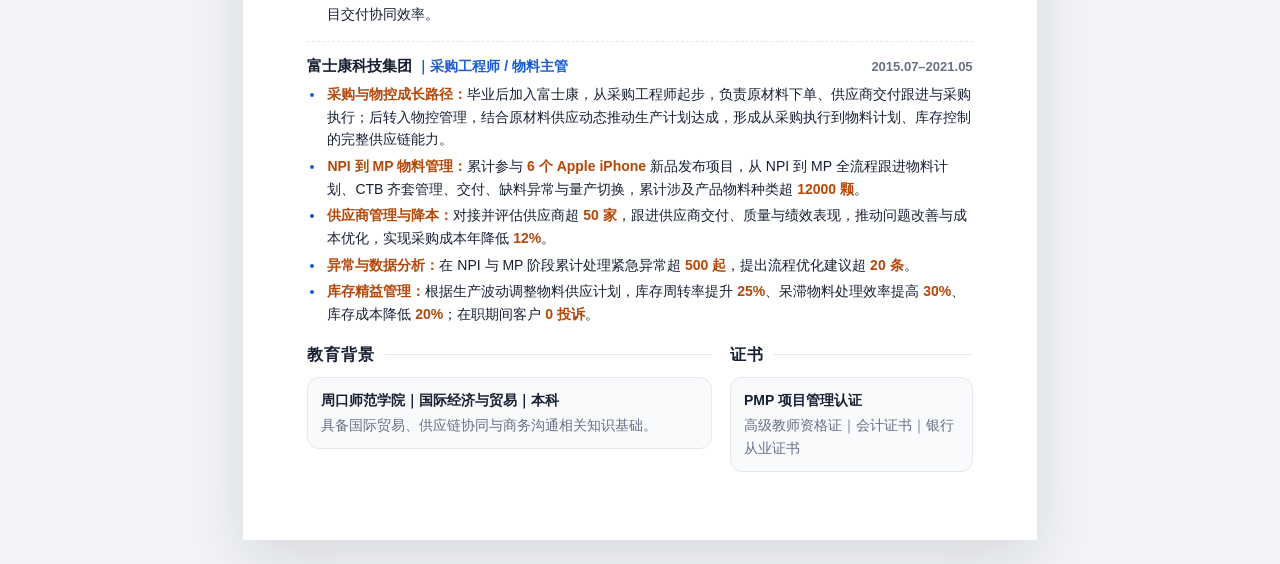
<file: 徐亚楠-中文简历.html>
<!DOCTYPE html>
<html lang="zh-CN">
<head>
  <meta charset="UTF-8">
  <meta name="viewport" content="width=device-width, initial-scale=1.0">
  <title>徐亚楠 Yanan Xu｜中文简历</title>
  <style>
    :root {
      --ink: #172033;
      --muted: #667085;
      --subtle: #98a2b3;
      --line: #e4e7ec;
      --paper: #ffffff;
      --bg: #f2f4f7;
      --blue: #175cd3;
      --blue-soft: #eff8ff;
      --green: #067647;
      --green-soft: #ecfdf3;
      --gold: #b54708;
      --gold-soft: #fffaeb;
    }

    * {
      box-sizing: border-box;
    }

    html {
      background: var(--bg);
    }

    body {
      margin: 0;
      color: var(--ink);
      font-family: -apple-system, BlinkMacSystemFont, "Segoe UI", "PingFang SC", "Microsoft YaHei", Arial, sans-serif;
      font-size: 14px;
      line-height: 1.62;
      background: var(--bg);
    }

    .resume {
      width: 210mm;
      min-height: 297mm;
      margin: 24px auto;
      padding: 18mm 17mm;
      background: var(--paper);
      box-shadow: 0 20px 60px rgba(16, 24, 40, 0.12);
    }

    .header {
      display: grid;
      grid-template-columns: 1fr auto;
      gap: 18px;
      padding-bottom: 16px;
      border-bottom: 2px solid var(--ink);
    }

    h1 {
      margin: 0;
      font-size: 34px;
      line-height: 1.1;
      letter-spacing: 0.08em;
    }

    .headline {
      margin-top: 8px;
      color: var(--blue);
      font-size: 16px;
      font-weight: 700;
      letter-spacing: 0.03em;
    }

    .contact {
      display: flex;
      flex-direction: column;
      align-items: flex-end;
      justify-content: center;
      gap: 5px;
      color: var(--muted);
      font-size: 13px;
      white-space: nowrap;
    }

    .summary {
      margin-top: 14px;
      padding: 13px 15px;
      border: 1px solid #b2ddff;
      border-radius: 12px;
      background: linear-gradient(135deg, var(--blue-soft), #ffffff);
      font-size: 14px;
    }

    .metrics {
      display: grid;
      grid-template-columns: repeat(5, 1fr);
      gap: 7px;
      margin: 10px 0 12px;
    }

    .metric {
      min-height: 56px;
      padding: 7px 6px;
      border-radius: 10px;
      background: #f8fafc;
      border: 1px solid var(--line);
      text-align: center;
    }

    .metric strong {
      display: block;
      color: var(--blue);
      font-size: 17px;
      line-height: 1.2;
    }

    .metric span {
      display: block;
      margin-top: 3px;
      color: var(--muted);
      font-size: 10.5px;
      line-height: 1.25;
    }

    .section {
      margin-top: 16px;
    }

    .section-title {
      display: flex;
      align-items: center;
      gap: 10px;
      margin: 0 0 9px;
      color: var(--ink);
      font-size: 16px;
      font-weight: 800;
      letter-spacing: 0.05em;
    }

    .section-title::after {
      content: "";
      flex: 1;
      height: 1px;
      background: var(--line);
    }

    .chips {
      display: flex;
      flex-wrap: wrap;
      gap: 7px;
      margin: 0;
      padding: 0;
      list-style: none;
    }

    .chip {
      padding: 4px 9px;
      border-radius: 999px;
      background: var(--green-soft);
      color: var(--green);
      font-size: 12px;
      font-weight: 650;
    }

    .job {
      margin-top: 12px;
      padding-bottom: 11px;
      border-bottom: 1px dashed var(--line);
    }

    .job:last-child {
      padding-bottom: 0;
      border-bottom: 0;
    }

    .job-head {
      display: grid;
      grid-template-columns: 1fr auto;
      gap: 12px;
      align-items: baseline;
      margin-bottom: 5px;
    }

    .company {
      font-size: 15px;
      font-weight: 800;
    }

    .role {
      color: var(--blue);
      font-weight: 750;
    }

    .date {
      color: var(--muted);
      font-size: 13px;
      font-weight: 650;
      white-space: nowrap;
    }

    ul {
      margin: 0;
      padding-left: 18px;
    }

    li {
      margin: 4px 0;
      padding-left: 2px;
    }

    li::marker {
      color: var(--blue);
    }

    .highlight {
      color: var(--gold);
      font-weight: 750;
    }

    .two-column {
      display: grid;
      grid-template-columns: 1.25fr 0.75fr;
      gap: 18px;
      align-items: start;
    }

    .info-card {
      padding: 11px 13px;
      border-radius: 12px;
      background: #f8fafc;
      border: 1px solid var(--line);
    }

    .info-card strong {
      display: block;
      margin-bottom: 3px;
      font-size: 14px;
    }

    .info-card span {
      color: var(--muted);
    }

    .note {
      margin-top: 10px;
      padding: 9px 12px;
      border-radius: 10px;
      background: var(--gold-soft);
      color: #7a2e0e;
      font-size: 12px;
    }

    @page {
      size: A4;
      margin: 0;
    }

    @media print {
      html,
      body {
        background: #fff;
      }

      .resume {
        width: auto;
        min-height: auto;
        margin: 0;
        padding: 14mm 15mm;
        box-shadow: none;
      }

      .job {
        break-inside: avoid;
      }
    }

    @media screen and (max-width: 820px) {
      .resume {
        width: auto;
        min-height: auto;
        margin: 0;
        padding: 24px 18px;
      }

      .header,
      .job-head,
      .two-column {
        grid-template-columns: 1fr;
      }

      .contact {
        align-items: flex-start;
      }

      .metrics {
        grid-template-columns: repeat(2, 1fr);
      }
    }
  </style>
</head>
<body>
  <main class="resume">
    <header class="header">
      <div>
        <h1>徐亚楠</h1>
        <div class="headline">供应链计划｜核心物料管理｜NPI 到 MP 项目交付</div>
      </div>
      <div class="contact" aria-label="联系方式">
        <span>xu117nan@163.com</span>
        <span>(+86) 18437121081</span>
      </div>
    </header>

    <section class="summary">
      10 年以上消费电子与智能硬件供应链计划、物料管理及项目交付经验，服务于小米、Meta（Facebook）、欧普照明、富士康等企业，覆盖手机、AR/VR 智能硬件、小米生态链与照明工程等复杂交付场景。熟悉 MPS/MRP、CTB 齐套、BOM 管理、采购执行、库存控制、供应商协同与 NPI 至 MP 全流程项目交付，深度参与 Apple iPhone、Meta AR/VR 眼镜项目，并主导小米生态链核心品类相关供应链交付，熟练使用 SAP、SRM、GSC、Apple-Nimbus / Nightowl 等系统。
    </section>

    <section class="metrics" aria-label="关键成果">
      <div class="metric">
        <strong>10年+</strong>
        <span>消费电子与智能硬件供应链经验</span>
      </div>
      <div class="metric">
        <strong>&gt;1000个</strong>
        <span>小米生态链物料 SKU 管理</span>
      </div>
      <div class="metric">
        <strong>60.3亿</strong>
        <span>年度集采物料采购交易额</span>
      </div>
      <div class="metric">
        <strong>1200+</strong>
        <span>Meta AR/VR BOM 物料管理</span>
      </div>
      <div class="metric">
        <strong>6款</strong>
        <span>Apple iPhone 新品项目参与</span>
      </div>
    </section>

    <section class="section">
      <h2 class="section-title">核心能力</h2>
      <ul class="chips">
        <li class="chip">团队管理</li>
        <li class="chip">MPS / MRP 计划</li>
        <li class="chip">核心物料管理</li>
        <li class="chip">BOM 与变更管理</li>
        <li class="chip">NPI 至 MP 交付</li>
        <li class="chip">战略备料</li>
        <li class="chip">供应风险管理</li>
        <li class="chip">库存周转与呆滞治理</li>
        <li class="chip">供应商 / 代工厂协同</li>
        <li class="chip">数字化 / AI 提效</li>
      </ul>
    </section>

    <section class="section">
      <h2 class="section-title">工作经历</h2>

      <article class="job">
        <div class="job-head">
          <div>
            <span class="company">小米公司</span>
            <span class="role">｜物料计划经理</span>
          </div>
          <div class="date">2025.03–至今</div>
        </div>
        <ul>
          <li><span class="highlight">团队管理：</span>管理 <span class="highlight">7 人</span>物料计划团队，负责团队任务分工、进度跟进、异常升级与跨部门协同，推动多项目物料计划、交付与库存治理工作按节点落地。</li>
          <li><span class="highlight">需求与计划管理：</span>负责 MPS 管理及整机需求向物料级需求的拆解，联动销售、项目、采购、供应商及代工厂，滚动校准需求预测、物料齐套与交付优先级，保障 NPI 至 MP 阶段物料按节点交付，年度集采物料采购交易额达 <span class="highlight">60.3 亿元</span>。</li>
          <li><span class="highlight">BOM 与供应风险管理：</span>协同研发、项目、采购、供应商及代工厂推进 BOM 维护、物料替代、版本切换与量产导入，确保 BOM 变更与物料计划、采购执行、库存消耗同步；围绕核心电子物料建立供应风险清单，跟进供应商产能、交期与保供方案，降低缺料、错料及切换风险。</li>
          <li><span class="highlight">核心电子物料与战略备料：</span>负责存储、主控、安全芯片、蓝牙芯片等关键电子物料计划与交付管理；针对行业供需波动导致的存储、主控物料紧缺，从 <span class="highlight">0 到 1</span> 搭建战略备料管理机制，将手工报表系统化、看板化，推动 <span class="highlight">30+ 品类、上千个 SKU</span> 的需求、库存、供应与风险一体化呈现，保障战略备料准确性与及时性。</li>
          <li><span class="highlight">库存与代工厂管理：</span>担任生态链年度盘点总负责人，管理 <span class="highlight">7 家代工厂</span>物料交付、库存治理及集采物料 BOM 切换；持续监控库存水位，建立呆滞物料预警机制，推动物料消耗与风险闭环，优化库存周转效率、减少资金占用，累计节省成本 <span class="highlight">1.3 亿元</span>。</li>
          <li><span class="highlight">交易模式与流程优化：</span>针对多客户主体、多交易模式并行的物料管理场景，推动客供物料向集采/带材物料切换、不同客户主体间物料调拨等流程落地；梳理并定义新品阶段研发领用物料流程，提升交易切换、物料流转、研发领用及系统执行的一致性与效率。</li>
          <li><span class="highlight">系统与数字化提效：</span>协同导入 GSC 系统并与 IT 团队迭代系统规则，推动库存呆滞风险降低 <span class="highlight">30%</span>、工作效率提升 <span class="highlight">40%</span>；结合 AI 工具优化物料数据整理、报表生成、异常识别与风险预警流程，提升多品类、多 SKU 管理场景下的数据处理效率与响应速度。</li>
        </ul>
      </article>

      <article class="job">
        <div class="job-head">
          <div>
            <span class="company">Facebook (Meta) Shanghai Limited（4DX 外派）</span>
            <span class="role">｜物料项目经理</span>
          </div>
          <div class="date">2022.09–2025.02</div>
        </div>
        <ul>
          <li><span class="highlight">AR/VR 项目物料计划：</span>基于 Meta AR/VR 眼镜项目节奏制定物料需求计划与 CTB 齐套方案，联动生产、研发、品质、采购及供应商，协调物料供应与生产进度，保障项目出货要求达成。</li>
          <li><span class="highlight">复杂 BOM 与库存管理：</span>管理全套 BOM <span class="highlight">1200+ 颗物料</span>，建立库存水位审核、月度盘点及库存预警机制，处理呆滞物料 <span class="highlight">30+ 批次</span>，推动库存周转率提升 <span class="highlight">30%</span>、库存成本降低 <span class="highlight">10%</span>。</li>
          <li><span class="highlight">供应商与代工厂协同：</span>对接 <span class="highlight">50+ 家供应商</span>并协同 <span class="highlight">3 家代工厂</span>，跟进关键物料交期、供应异常与交付风险，解决物料供应难题 <span class="highlight">20+ 个</span>，采购准时率达 <span class="highlight">100%</span>。</li>
          <li><span class="highlight">物料质量与异常闭环：</span>协同品质部门梳理物料质量标准及管控要求，推动来料、试产及生产阶段物料异常识别、升级与闭环，保障物料质量符合项目要求。</li>
          <li><span class="highlight">成本优化：</span>制定并落地 <span class="highlight">8 项</span>成本控制策略，联合采购部门优化物料采购成本，形成成本改善收益超 <span class="highlight">1500 万元</span>。</li>
        </ul>
      </article>

      <article class="job">
        <div class="job-head">
          <div>
            <span class="company">欧普照明股份有限公司</span>
            <span class="role">｜交付项目经理</span>
          </div>
          <div class="date">2021.05–2022.09</div>
        </div>
        <ul>
          <li><span class="highlight">项目型供应链交付：</span>主导两项重大照明工程项目，统筹物料需求计划、供应节奏与现场安装进度，保障 <span class="highlight">7 万平方米</span>工程顺利推进，项目总价值 <span class="highlight">1500 万元</span>，物料按时到货率超 <span class="highlight">95%</span>。</li>
          <li><span class="highlight">项目库存与风险管理：</span>负责项目物料库存精细运维、月度盘点与动态库存预警，处理呆滞物料 <span class="highlight">20+ 批次</span>，推动库存周转率提升 <span class="highlight">25%</span>、库存成本降低 <span class="highlight">8%</span>。</li>
          <li><span class="highlight">跨方资源协同：</span>对接投资方、施工方、设计院及工装公司，整合上下游资源并建立稳定合作关系，提升项目交付协同效率。</li>
        </ul>
      </article>

      <article class="job">
        <div class="job-head">
          <div>
            <span class="company">富士康科技集团</span>
            <span class="role">｜采购工程师 / 物料主管</span>
          </div>
          <div class="date">2015.07–2021.05</div>
        </div>
        <ul>
          <li><span class="highlight">采购与物控成长路径：</span>毕业后加入富士康，从采购工程师起步，负责原材料下单、供应商交付跟进与采购执行；后转入物控管理，结合原材料供应动态推动生产计划达成，形成从采购执行到物料计划、库存控制的完整供应链能力。</li>
          <li><span class="highlight">NPI 到 MP 物料管理：</span>累计参与 <span class="highlight">6 个 Apple iPhone</span> 新品发布项目，从 NPI 到 MP 全流程跟进物料计划、CTB 齐套管理、交付、缺料异常与量产切换，累计涉及产品物料种类超 <span class="highlight">12000 颗</span>。</li>
          <li><span class="highlight">供应商管理与降本：</span>对接并评估供应商超 <span class="highlight">50 家</span>，跟进供应商交付、质量与绩效表现，推动问题改善与成本优化，实现采购成本年降低 <span class="highlight">12%</span>。</li>
          <li><span class="highlight">异常与数据分析：</span>在 NPI 与 MP 阶段累计处理紧急异常超 <span class="highlight">500 起</span>，提出流程优化建议超 <span class="highlight">20 条</span>。</li>
          <li><span class="highlight">库存精益管理：</span>根据生产波动调整物料供应计划，库存周转率提升 <span class="highlight">25%</span>、呆滞物料处理效率提高 <span class="highlight">30%</span>、库存成本降低 <span class="highlight">20%</span>；在职期间客户 <span class="highlight">0 投诉</span>。</li>
        </ul>
      </article>
    </section>

    <section class="section two-column">
      <div>
        <h2 class="section-title">教育背景</h2>
        <div class="info-card">
          <strong>周口师范学院｜国际经济与贸易｜本科</strong>
          <span>具备国际贸易、供应链协同与商务沟通相关知识基础。</span>
        </div>
      </div>

      <div>
        <h2 class="section-title">证书</h2>
        <div class="info-card">
          <strong>PMP 项目管理认证</strong>
          <span>高级教师资格证｜会计证书｜银行从业证书</span>
        </div>
      </div>
    </section>

  </main>
</body>
</html>
</file>
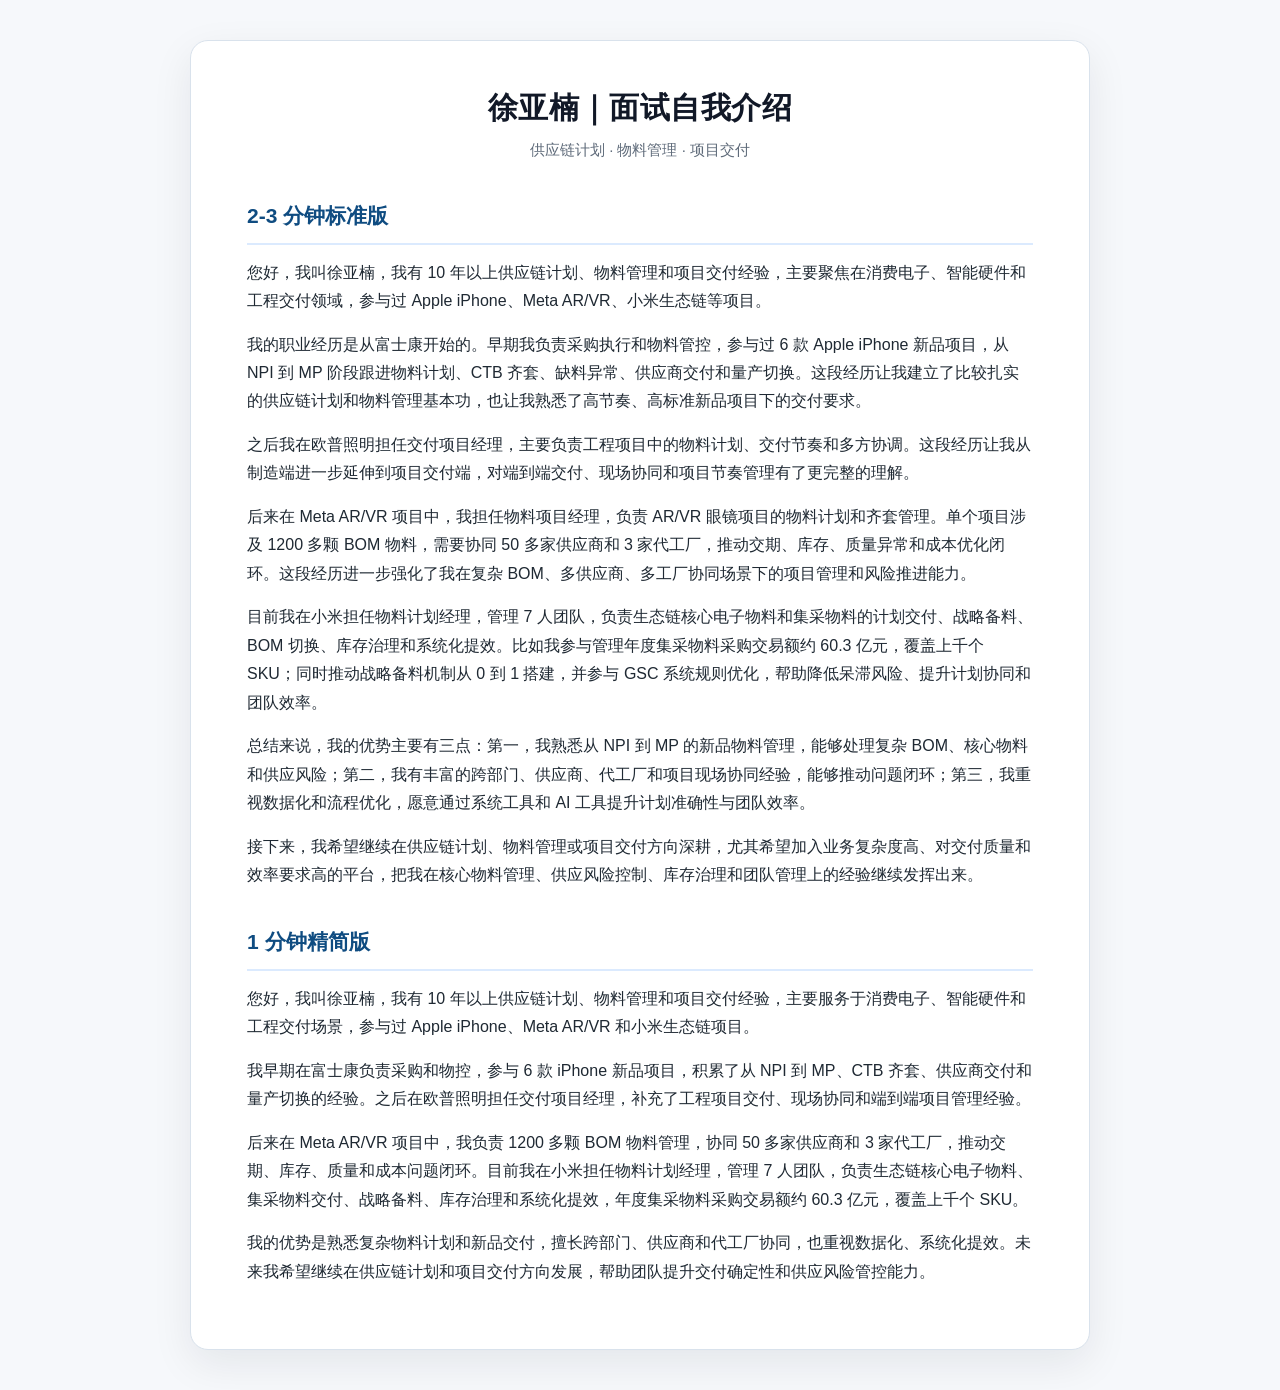
<file: 徐亚楠-中文自我介绍.html>
<!doctype html>
<html lang="zh-CN">
<head>
  <meta charset="utf-8">
  <meta name="viewport" content="width=device-width, initial-scale=1">
  <title>徐亚楠｜面试自我介绍</title>
  <style>
    :root {
      --text: #1f2933;
      --muted: #5f6b7a;
      --accent: #0f4c81;
      --bg: #f6f8fb;
      --card: #ffffff;
      --border: #d9e2ec;
    }

    * {
      box-sizing: border-box;
    }

    body {
      margin: 0;
      background: var(--bg);
      color: var(--text);
      font-family: -apple-system, BlinkMacSystemFont, "PingFang SC", "Microsoft YaHei", "Segoe UI", Arial, sans-serif;
      line-height: 1.78;
    }

    main {
      max-width: 900px;
      margin: 40px auto;
      padding: 48px 56px;
      background: var(--card);
      border: 1px solid var(--border);
      border-radius: 18px;
      box-shadow: 0 14px 40px rgba(15, 23, 42, 0.08);
    }

    h1 {
      margin: 0 0 10px;
      color: #111827;
      font-size: 30px;
      line-height: 1.25;
      text-align: center;
      letter-spacing: 0.02em;
    }

    .subtitle {
      margin: 0 0 34px;
      color: var(--muted);
      text-align: center;
      font-size: 15px;
    }

    h2 {
      margin: 34px 0 14px;
      padding-bottom: 8px;
      color: var(--accent);
      font-size: 21px;
      border-bottom: 2px solid #dbeafe;
    }

    p {
      margin: 0 0 15px;
      font-size: 16px;
    }

    @media print {
      body {
        background: #ffffff;
      }

      main {
        max-width: none;
        margin: 0;
        padding: 24px 30px;
        border: none;
        border-radius: 0;
        box-shadow: none;
      }
    }
  </style>
</head>
<body>
  <main>
    <h1>徐亚楠｜面试自我介绍</h1>
    <p class="subtitle">供应链计划 · 物料管理 · 项目交付</p>

    <section>
      <h2>2-3 分钟标准版</h2>
      <p>您好，我叫徐亚楠，我有 10 年以上供应链计划、物料管理和项目交付经验，主要聚焦在消费电子、智能硬件和工程交付领域，参与过 Apple iPhone、Meta AR/VR、小米生态链等项目。</p>

      <p>我的职业经历是从富士康开始的。早期我负责采购执行和物料管控，参与过 6 款 Apple iPhone 新品项目，从 NPI 到 MP 阶段跟进物料计划、CTB 齐套、缺料异常、供应商交付和量产切换。这段经历让我建立了比较扎实的供应链计划和物料管理基本功，也让我熟悉了高节奏、高标准新品项目下的交付要求。</p>

      <p>之后我在欧普照明担任交付项目经理，主要负责工程项目中的物料计划、交付节奏和多方协调。这段经历让我从制造端进一步延伸到项目交付端，对端到端交付、现场协同和项目节奏管理有了更完整的理解。</p>

      <p>后来在 Meta AR/VR 项目中，我担任物料项目经理，负责 AR/VR 眼镜项目的物料计划和齐套管理。单个项目涉及 1200 多颗 BOM 物料，需要协同 50 多家供应商和 3 家代工厂，推动交期、库存、质量异常和成本优化闭环。这段经历进一步强化了我在复杂 BOM、多供应商、多工厂协同场景下的项目管理和风险推进能力。</p>

      <p>目前我在小米担任物料计划经理，管理 7 人团队，负责生态链核心电子物料和集采物料的计划交付、战略备料、BOM 切换、库存治理和系统化提效。比如我参与管理年度集采物料采购交易额约 60.3 亿元，覆盖上千个 SKU；同时推动战略备料机制从 0 到 1 搭建，并参与 GSC 系统规则优化，帮助降低呆滞风险、提升计划协同和团队效率。</p>

      <p>总结来说，我的优势主要有三点：第一，我熟悉从 NPI 到 MP 的新品物料管理，能够处理复杂 BOM、核心物料和供应风险；第二，我有丰富的跨部门、供应商、代工厂和项目现场协同经验，能够推动问题闭环；第三，我重视数据化和流程优化，愿意通过系统工具和 AI 工具提升计划准确性与团队效率。</p>

      <p>接下来，我希望继续在供应链计划、物料管理或项目交付方向深耕，尤其希望加入业务复杂度高、对交付质量和效率要求高的平台，把我在核心物料管理、供应风险控制、库存治理和团队管理上的经验继续发挥出来。</p>
    </section>

    <section>
      <h2>1 分钟精简版</h2>
      <p>您好，我叫徐亚楠，我有 10 年以上供应链计划、物料管理和项目交付经验，主要服务于消费电子、智能硬件和工程交付场景，参与过 Apple iPhone、Meta AR/VR 和小米生态链项目。</p>

      <p>我早期在富士康负责采购和物控，参与 6 款 iPhone 新品项目，积累了从 NPI 到 MP、CTB 齐套、供应商交付和量产切换的经验。之后在欧普照明担任交付项目经理，补充了工程项目交付、现场协同和端到端项目管理经验。</p>

      <p>后来在 Meta AR/VR 项目中，我负责 1200 多颗 BOM 物料管理，协同 50 多家供应商和 3 家代工厂，推动交期、库存、质量和成本问题闭环。目前我在小米担任物料计划经理，管理 7 人团队，负责生态链核心电子物料、集采物料交付、战略备料、库存治理和系统化提效，年度集采物料采购交易额约 60.3 亿元，覆盖上千个 SKU。</p>

      <p>我的优势是熟悉复杂物料计划和新品交付，擅长跨部门、供应商和代工厂协同，也重视数据化、系统化提效。未来我希望继续在供应链计划和项目交付方向发展，帮助团队提升交付确定性和供应风险管控能力。</p>
    </section>
  </main>
</body>
</html>
</file>
<file: assets/styles.css>
:root {
  color-scheme: light;
  --canvas: #f3f5f2;
  --paper: #fafbf9;
  --paper-strong: #ffffff;
  --ink: #172d37;
  --ink-soft: #4e6168;
  --ink-faint: #75858a;
  --navy: #143c4a;
  --navy-soft: #24586a;
  --copper: #a96748;
  --copper-soft: #d5a285;
  --mint: #789287;
  --line: rgba(23, 45, 55, 0.13);
  --line-strong: rgba(23, 45, 55, 0.24);
  --shadow: 0 20px 60px rgba(32, 52, 57, 0.08);
  --radius-lg: 12px;
  --radius-md: 8px;
  --radius-sm: 5px;
  --max-width: 1200px;
}

[data-theme="dark"] {
  color-scheme: dark;
  --canvas: #081724;
  --paper: #0e2131;
  --paper-strong: #132a3c;
  --ink: #eef3f5;
  --ink-soft: #bdc9cf;
  --ink-faint: #8799a4;
  --navy: #07131d;
  --navy-soft: #a8c6d0;
  --copper: #e29a67;
  --copper-soft: #efb58d;
  --mint: #a9c1b6;
  --line: rgba(229, 239, 243, 0.12);
  --line-strong: rgba(229, 239, 243, 0.22);
  --shadow: 0 24px 80px rgba(0, 0, 0, 0.28);
}

* {
  box-sizing: border-box;
}

html {
  scroll-behavior: smooth;
  scroll-padding-top: 88px;
}

body {
  margin: 0;
  background: var(--canvas);
  color: var(--ink);
  font-family: "Avenir Next", "Noto Sans SC", "PingFang SC", "Microsoft YaHei", sans-serif;
  font-size: 16px;
  line-height: 1.7;
  text-rendering: optimizeLegibility;
  transition: background-color 180ms ease, color 180ms ease;
}

body::before {
  position: fixed;
  inset: 0;
  z-index: -2;
  background-image: linear-gradient(rgba(20, 60, 74, 0.025) 1px, transparent 1px);
  background-size: 100% 32px;
  content: "";
  pointer-events: none;
}

a {
  color: inherit;
  text-decoration: none;
}

.skip-link {
  position: fixed;
  top: 12px;
  left: 12px;
  z-index: 100;
  padding: 10px 14px;
  border-radius: var(--radius-sm);
  background: var(--navy);
  color: #fff;
  transform: translateY(-160%);
}

.skip-link:focus {
  transform: none;
}

button,
a {
  -webkit-tap-highlight-color: transparent;
}

button {
  font: inherit;
}

:focus-visible {
  outline: 3px solid var(--copper);
  outline-offset: 3px;
}

.container {
  width: min(calc(100% - 40px), var(--max-width));
  margin-inline: auto;
}

.site-header {
  position: sticky;
  top: 0;
  z-index: 20;
  border-bottom: 1px solid var(--line);
  background: color-mix(in srgb, var(--paper-strong) 90%, transparent);
  backdrop-filter: blur(18px);
}

.nav {
  min-height: 72px;
  display: flex;
  align-items: center;
  justify-content: space-between;
  gap: 24px;
}

.brand {
  display: inline-flex;
  align-items: center;
  gap: 12px;
  font-weight: 700;
  letter-spacing: 0;
}

.brand-mark {
  width: 34px;
  height: 34px;
  display: grid;
  place-items: center;
  border-radius: var(--radius-md);
  background: var(--navy);
  color: #fff;
  font-family: Georgia, "Times New Roman", serif;
  font-size: 14px;
  letter-spacing: 0;
}

.nav-links {
  display: flex;
  align-items: center;
  gap: 26px;
  color: var(--ink-soft);
  font-size: 14px;
}

.nav-links a {
  position: relative;
}

.nav-links a::after {
  position: absolute;
  right: 0;
  bottom: -8px;
  left: 0;
  height: 2px;
  background: var(--copper);
  content: "";
  transform: scaleX(0);
  transition: transform 160ms ease;
}

.nav-links a:hover::after {
  transform: scaleX(1);
}

.nav-actions {
  display: flex;
  align-items: center;
  gap: 10px;
}

.icon-button {
  width: 40px;
  height: 40px;
  display: inline-grid;
  place-items: center;
  border: 1px solid var(--line);
  border-radius: var(--radius-md);
  background: var(--paper-strong);
  color: var(--ink);
  cursor: pointer;
  transition: border-color 160ms ease, background-color 160ms ease, transform 160ms ease;
}

.icon-button:hover {
  border-color: var(--line-strong);
  background: var(--paper);
  transform: translateY(-2px);
}

.icon-button svg,
.button svg,
.contact-link svg {
  width: 18px;
  height: 18px;
  fill: none;
  stroke: currentColor;
  stroke-linecap: round;
  stroke-linejoin: round;
  stroke-width: 1.8;
}

.hero {
  padding: 42px 0 30px;
}

.hero-card {
  position: relative;
  min-height: 580px;
  display: grid;
  grid-template-columns: minmax(0, 1.14fr) minmax(380px, 0.86fr);
  overflow: hidden;
  border: 1px solid var(--line);
  border-radius: var(--radius-lg);
  background: var(--paper-strong);
  color: var(--ink);
  box-shadow: var(--shadow);
}

.hero-card::before {
  position: absolute;
  top: 0;
  bottom: 0;
  left: 18px;
  width: 1px;
  background: var(--copper);
  content: "";
  pointer-events: none;
}

.hero-copy {
  position: relative;
  z-index: 2;
  padding: 54px 58px 50px;
  display: flex;
  flex-direction: column;
  justify-content: center;
}

.eyebrow {
  display: flex;
  align-items: center;
  gap: 12px;
  margin: 0 0 20px;
  color: var(--copper);
  font-size: 12px;
  font-weight: 700;
  letter-spacing: 0.08em;
  text-transform: uppercase;
}

.eyebrow::before {
  width: 36px;
  height: 1px;
  background: currentColor;
  content: "";
}

.hero h1 {
  max-width: 780px;
  margin: 0;
  font-family: "Songti SC", "Noto Serif SC", Georgia, serif;
  font-size: clamp(54px, 6vw, 78px);
  font-weight: 400;
  letter-spacing: 0;
  line-height: 1;
}

.hero h1 .name-en {
  display: block;
  margin-top: 17px;
  color: var(--ink-faint);
  font-family: "Avenir Next", "Noto Sans SC", sans-serif;
  font-size: 0.18em;
  font-weight: 600;
  letter-spacing: 0.08em;
  line-height: 1;
  text-transform: uppercase;
}

.hero-role {
  margin: 28px 0 0;
  color: var(--navy-soft);
  font-family: "Songti SC", "Noto Serif SC", Georgia, serif;
  font-size: clamp(20px, 2.2vw, 28px);
  font-weight: 700;
  line-height: 1.35;
}

.hero-lead {
  max-width: 660px;
  margin: 16px 0 0;
  color: var(--ink-soft);
  font-size: 16px;
  line-height: 1.75;
}

.hero-skill-list {
  display: flex;
  flex-wrap: wrap;
  gap: 8px;
  margin: 24px 0 0;
  padding: 0;
  list-style: none;
}

.hero-skill-list li {
  padding: 5px 10px;
  border-left: 2px solid var(--mint);
  background: #eef3f0;
  color: var(--ink-soft);
  font-size: 12px;
  font-weight: 700;
}

.hero-actions {
  display: flex;
  flex-wrap: wrap;
  gap: 12px;
  margin-top: 28px;
}

.button {
  min-height: 48px;
  display: inline-flex;
  align-items: center;
  justify-content: center;
  gap: 10px;
  padding: 0 20px;
  border: 1px solid transparent;
  border-radius: var(--radius-sm);
  font-size: 14px;
  font-weight: 700;
  transition: transform 160ms ease, background-color 160ms ease, border-color 160ms ease;
}

.button:hover {
  transform: translateY(-2px);
}

.button-primary {
  background: var(--navy);
  color: #fff;
}

.button-secondary {
  border-color: var(--line-strong);
  background: var(--paper-strong);
  color: var(--ink);
}

.hero-visual {
  position: relative;
  min-height: 580px;
  display: flex;
  align-items: flex-end;
  justify-content: flex-end;
  padding: 34px;
  background:
    linear-gradient(180deg, rgba(255, 255, 255, 0.02), rgba(18, 48, 61, 0.22)),
    url("hero-supply-chain.jpg") 58% center/cover no-repeat;
  border-left: 1px solid var(--line);
}

.orbit {
  position: absolute;
  top: 50%;
  left: 50%;
  width: min(34vw, 420px);
  aspect-ratio: 1;
  border: 1px solid rgba(255, 255, 255, 0.17);
  border-radius: 50%;
  transform: translate(-50%, -50%);
}

.orbit::before,
.orbit::after {
  position: absolute;
  border: 1px solid rgba(255, 255, 255, 0.1);
  border-radius: 50%;
  content: "";
}

.orbit::before {
  inset: 16%;
}

.orbit::after {
  inset: 32%;
}

.orbit-line {
  position: absolute;
  top: 50%;
  left: 50%;
  width: 116%;
  height: 1px;
  background: rgba(255, 255, 255, 0.1);
  transform: translate(-50%, -50%) rotate(-36deg);
}

.orbit-node {
  position: absolute;
  width: 12px;
  height: 12px;
  border: 3px solid var(--copper-soft);
  border-radius: 50%;
  background: var(--navy);
}

.node-1 { top: 7%; left: 60%; }
.node-2 { right: 2%; bottom: 31%; }
.node-3 { bottom: 5%; left: 30%; }
.node-4 { top: 36%; left: -1%; }

.visual-label {
  position: relative;
  z-index: 2;
  width: min(100%, 260px);
  padding: 20px;
  border: 1px solid rgba(255, 255, 255, 0.58);
  border-radius: var(--radius-md);
  background: rgba(20, 60, 74, 0.88);
  color: #fff;
  backdrop-filter: blur(16px);
}

.visual-label span,
.visual-note span {
  display: block;
  color: #d4e0df;
  font-size: 11px;
  font-weight: 700;
  letter-spacing: 0.08em;
  text-transform: uppercase;
}

.visual-label strong {
  display: block;
  margin-top: 8px;
  font-family: "Songti SC", "Noto Serif SC", Georgia, serif;
  font-size: 20px;
  font-weight: 400;
  line-height: 1.35;
}

.visual-label small,
.visual-note small {
  display: block;
  margin-top: 10px;
  color: #dce5e4;
  font-size: 12px;
  line-height: 1.55;
}

.visual-note {
  position: absolute;
  top: 30px;
  left: 30px;
  z-index: 2;
  width: min(calc(100% - 60px), 260px);
  padding: 18px 20px;
  border: 1px solid rgba(23, 45, 55, 0.12);
  border-radius: var(--radius-md);
  background: rgba(255, 255, 255, 0.88);
  box-shadow: 0 14px 30px rgba(25, 48, 56, 0.08);
  backdrop-filter: blur(14px);
}

.visual-note span { color: var(--copper); }

.visual-note strong {
  display: block;
  margin-top: 5px;
  color: var(--ink);
  font-family: "Songti SC", "Noto Serif SC", Georgia, serif;
  font-size: 17px;
}

.visual-note small { color: var(--ink-soft); }

.proof-strip {
  position: relative;
  z-index: 3;
  width: 100%;
  margin: 14px auto 0;
  display: grid;
  grid-template-columns: repeat(5, 1fr);
  border: 1px solid var(--line);
  border-radius: var(--radius-md);
  background: var(--paper-strong);
  box-shadow: none;
}

.proof-item {
  min-height: 112px;
  padding: 24px 22px;
  display: flex;
  flex-direction: column;
  justify-content: center;
  border-right: 1px solid var(--line);
}

.proof-item:last-child {
  border-right: 0;
}

.proof-number {
  color: var(--navy);
  font-family: Georgia, "Times New Roman", serif;
  font-size: clamp(27px, 3vw, 40px);
  line-height: 1;
}

[data-theme="dark"] .proof-number {
  color: var(--copper-soft);
}

.proof-label {
  margin-top: 10px;
  color: var(--ink-faint);
  font-size: 12px;
  line-height: 1.45;
}

.section {
  padding: 94px 0;
}

.module-section {
  position: relative;
  border-top: 1px solid var(--line);
}

.module-section::before {
  position: absolute;
  top: -1px;
  left: max(20px, calc((100% - var(--max-width)) / 2));
  width: 56px;
  height: 2px;
  background: var(--copper);
  content: "";
}

.section-tight {
  padding-top: 54px;
}

.section-heading {
  display: grid;
  grid-template-columns: 0.42fr 1fr;
  gap: 44px;
  align-items: end;
  margin-bottom: 46px;
}

.section-kicker {
  margin: 0 0 12px;
  color: var(--copper);
  font-size: 12px;
  font-weight: 800;
  letter-spacing: 0.08em;
  text-transform: uppercase;
}

.section-title {
  margin: 0;
  font-family: "Songti SC", "Noto Serif SC", Georgia, serif;
  font-size: clamp(34px, 4.2vw, 54px);
  font-weight: 400;
  letter-spacing: 0;
  line-height: 1.08;
}

.section-intro {
  max-width: 670px;
  margin: 0;
  color: var(--ink-soft);
  font-size: 16px;
}

.capability-grid {
  display: grid;
  grid-template-columns: repeat(3, 1fr);
  gap: 18px;
}

.capability-card {
  position: relative;
  min-height: 275px;
  padding: 28px;
  overflow: hidden;
  border: 1px solid var(--line);
  border-radius: var(--radius-md);
  background: var(--paper);
  transition: transform 180ms ease, border-color 180ms ease, box-shadow 180ms ease;
}

.capability-card:hover {
  border-color: var(--line-strong);
  box-shadow: 0 18px 40px rgba(13, 31, 48, 0.08);
  transform: translateY(-5px);
}

.card-index {
  display: block;
  color: var(--copper);
  font-family: Georgia, "Times New Roman", serif;
  font-size: 16px;
}

.capability-card h3 {
  margin: 44px 0 12px;
  font-family: "Songti SC", "Noto Serif SC", Georgia, serif;
  font-size: 23px;
  font-weight: 400;
  line-height: 1.3;
}

.capability-card p {
  margin: 0;
  color: var(--ink-soft);
  font-size: 14px;
}

.capability-card.is-priority {
  border-color: rgba(120, 146, 135, 0.5);
  background: linear-gradient(145deg, var(--paper-strong), #eef3f0);
  box-shadow: inset 0 3px 0 rgba(120, 146, 135, 0.55);
}

.card-proof {
  display: block;
  margin-top: 18px;
  color: var(--copper);
  font-size: 12px;
  font-weight: 800;
}

.card-symbol {
  position: absolute;
  top: 27px;
  right: 28px;
  width: 52px;
  height: 52px;
  opacity: 0.34;
}

.card-symbol circle,
.card-symbol path,
.card-symbol rect {
  fill: none;
  stroke: var(--copper);
  stroke-width: 1.2;
}

.systems-band {
  display: flex;
  align-items: center;
  gap: 28px;
  margin-top: 20px;
  padding: 18px 22px;
  border: 1px solid var(--line);
  background: var(--paper-strong);
}

.systems-band > span {
  flex: 0 0 auto;
  color: var(--ink-faint);
  font-size: 12px;
  font-weight: 800;
  letter-spacing: 0.08em;
}

.systems-band ul {
  display: flex;
  flex-wrap: wrap;
  gap: 10px 24px;
  margin: 0;
  padding: 0;
  list-style: none;
}

.systems-band li {
  color: var(--ink-soft);
  font-size: 13px;
  font-weight: 700;
}

.experience-section {
  background: #eaf0ed;
}

.experience-section.section-tight {
  padding-top: 94px;
}

.timeline {
  position: relative;
}

.timeline::before {
  position: absolute;
  top: 14px;
  bottom: 14px;
  left: 192px;
  width: 1px;
  background: var(--line-strong);
  content: "";
}

.timeline-item {
  position: relative;
  display: grid;
  grid-template-columns: 160px minmax(0, 1fr);
  gap: 72px;
  padding: 0 0 76px;
}

.timeline-item:last-child {
  padding-bottom: 0;
}

.timeline-date {
  padding-top: 7px;
  color: var(--ink-faint);
  font-size: 14px;
  font-weight: 700;
  letter-spacing: 0.04em;
  text-align: right;
}

.timeline-dot {
  position: absolute;
  top: 11px;
  left: 186px;
  width: 13px;
  height: 13px;
  border: 3px solid #eaf0ed;
  border-radius: 50%;
  background: var(--copper);
  box-shadow: 0 0 0 1px var(--copper);
}

.timeline-content {
  max-width: 900px;
}

.timeline-title {
  display: flex;
  align-items: flex-start;
  justify-content: space-between;
  gap: 24px;
}

.timeline-content h3 {
  margin: 0;
  font-family: "Songti SC", "Noto Serif SC", Georgia, serif;
  font-size: clamp(28px, 3.2vw, 38px);
  font-weight: 400;
  line-height: 1.25;
}

.timeline-role {
  display: block;
  margin-top: 7px;
  color: var(--copper);
  font-size: 16px;
  font-weight: 800;
  letter-spacing: 0;
}

.timeline-stage {
  flex: 0 0 auto;
  margin-top: 4px;
  padding: 6px 10px;
  border: 1px solid rgba(120, 146, 135, 0.52);
  border-radius: var(--radius-sm);
  background: rgba(255, 255, 255, 0.46);
  color: var(--navy-soft);
  font-size: 13px;
  font-weight: 800;
}

.timeline-content p {
  margin: 17px 0 0;
  color: var(--ink-soft);
}

.career-highlights {
  display: grid;
  gap: 12px;
  margin: 22px 0 0;
  padding: 0;
  list-style: none;
}

.career-highlights li {
  position: relative;
  padding-left: 18px;
  color: var(--ink-soft);
  font-size: 16px;
  line-height: 1.76;
}

.career-highlights li::before {
  position: absolute;
  top: 0.72em;
  left: 0;
  width: 5px;
  height: 5px;
  border-radius: 50%;
  background: var(--copper);
  content: "";
}

.career-highlights strong {
  color: var(--ink);
  font-weight: 800;
}

.achievement-list {
  display: flex;
  flex-wrap: wrap;
  gap: 10px;
  margin: 22px 0 0;
  padding: 0;
  list-style: none;
}

.achievement-list li {
  padding: 8px 13px;
  border: 1px solid var(--line);
  border-radius: var(--radius-sm);
  background: rgba(255, 255, 255, 0.52);
  color: var(--ink-soft);
  font-size: 13px;
  font-weight: 700;
}

.impact-section {
  padding-top: 94px;
}

.impact-cases {
  border-top: 1px solid var(--line-strong);
}

.impact-case {
  display: grid;
  grid-template-columns: minmax(320px, 0.82fr) minmax(0, 1.18fr);
  gap: 48px;
  padding: 42px 0;
  border-bottom: 1px solid var(--line);
}

.impact-case-head {
  display: grid;
  grid-template-columns: 44px minmax(0, 1fr);
  gap: 18px;
  align-items: start;
}

.impact-index {
  color: var(--copper);
  font-family: Georgia, "Times New Roman", serif;
  font-size: 18px;
}

.impact-company {
  color: var(--copper);
  font-size: 12px;
  font-weight: 800;
  letter-spacing: 0.08em;
}

.impact-case h3 {
  margin: 12px 0 0;
  font-family: "Songti SC", "Noto Serif SC", Georgia, serif;
  font-size: clamp(25px, 2.5vw, 34px);
  font-weight: 400;
  line-height: 1.28;
}

.impact-story {
  display: grid;
  grid-template-columns: repeat(2, minmax(0, 1fr));
  gap: 24px;
}

.impact-step {
  padding-left: 18px;
  border-left: 2px solid var(--line-strong);
}

.impact-step > span {
  color: var(--navy-soft);
  font-size: 12px;
  font-weight: 800;
}

.impact-step p {
  margin: 8px 0 0;
  color: var(--ink-soft);
  font-size: 14px;
  line-height: 1.7;
}

.impact-outcome {
  grid-column: 1 / -1;
  display: grid;
  grid-template-columns: 110px minmax(0, 1fr);
  align-items: stretch;
  margin: -10px 0 0 62px;
}

.impact-outcome-label {
  display: flex;
  align-items: center;
  padding: 16px;
  border: 1px solid var(--line);
  border-right: 0;
  background: #eaf0ed;
  color: var(--navy-soft);
  font-size: 12px;
  font-weight: 800;
  line-height: 1.5;
}

.impact-results {
  display: grid;
  grid-template-columns: repeat(4, minmax(0, 1fr));
  margin: 0;
  padding: 0;
  list-style: none;
  border: 1px solid var(--line);
  background: var(--paper-strong);
}

.impact-results li {
  min-height: 92px;
  display: flex;
  flex-direction: column;
  justify-content: center;
  padding: 16px 20px;
  border-right: 1px solid var(--line);
}

.impact-results li:last-child { border-right: 0; }

.impact-results strong {
  color: var(--navy);
  font-family: Georgia, "Times New Roman", serif;
  font-size: 26px;
  font-weight: 400;
  line-height: 1;
}

.impact-results span {
  margin-top: 8px;
  color: var(--ink-faint);
  font-size: 12px;
}

.background-section {
  padding-top: 94px;
}

.background-panel {
  display: grid;
  grid-template-columns: 0.78fr 1.22fr;
  border-top: 2px solid var(--ink);
  border-bottom: 1px solid var(--line);
}

.education-profile,
.certification-profile {
  position: relative;
  padding: 36px 40px 40px;
}

.education-profile {
  border-right: 1px solid var(--line);
}

.credential-label {
  color: var(--ink-faint);
  font-size: 12px;
  font-weight: 800;
  letter-spacing: 0.08em;
}

.education-level {
  position: absolute;
  top: 34px;
  right: 38px;
  color: var(--copper);
  font-size: 12px;
  font-weight: 800;
}

.education-profile h3,
.certification-profile h3 {
  margin: 26px 0 8px;
  font-family: "Songti SC", "Noto Serif SC", Georgia, serif;
  font-size: 28px;
  font-weight: 400;
}

.credential-focus {
  margin: 0;
  color: var(--navy-soft);
  font-weight: 800;
}

.credential-note {
  margin: 14px 0 0;
  color: var(--ink-soft);
  font-size: 14px;
}

.pmp-profile {
  display: flex;
  align-items: center;
  gap: 22px;
  margin-top: 22px;
}

.pmp-mark {
  flex: 0 0 76px;
  height: 76px;
  display: grid;
  place-items: center;
  border: 1px solid rgba(120, 146, 135, 0.55);
  background: #eaf0ed;
  color: var(--navy);
  font-family: Georgia, "Times New Roman", serif;
  font-size: 20px;
}

.pmp-profile h3 { margin: 0 0 6px; }
.pmp-profile p { margin: 0; color: var(--ink-soft); font-size: 14px; }

.other-credentials {
  display: block;
  margin-top: 28px;
  padding-top: 20px;
  border-top: 1px solid var(--line);
}

.other-credentials > span {
  display: block;
  margin-bottom: 12px;
  color: var(--ink-faint);
  font-size: 12px;
  font-weight: 800;
}

.other-credentials ul {
  display: grid;
  grid-template-columns: repeat(3, minmax(0, 1fr));
  margin: 0;
  padding: 0;
  list-style: none;
  border: 1px solid var(--line);
}

.other-credentials li {
  min-height: 48px;
  display: flex;
  align-items: center;
  justify-content: center;
  padding: 9px 10px;
  border-right: 1px solid var(--line);
  color: var(--ink-soft);
  font-size: 13px;
  font-weight: 700;
  line-height: 1.4;
  text-align: center;
}

.other-credentials li:last-child { border-right: 0; }

.contact-section {
  padding: 94px 0 70px;
}

.contact-shell {
  position: relative;
  overflow: hidden;
  display: grid;
  grid-template-columns: minmax(0, 1.08fr) minmax(0, 0.92fr);
  border: 1px solid var(--line);
  border-radius: var(--radius-lg);
  background: var(--navy);
  color: #fff;
}

.contact-shell::after {
  position: absolute;
  top: -290px;
  left: -180px;
  width: 520px;
  height: 520px;
  border: 1px solid rgba(255, 255, 255, 0.12);
  border-radius: 50%;
  box-shadow: 0 0 0 72px rgba(255, 255, 255, 0.018);
  content: "";
  pointer-events: none;
}

@media (max-width: 420px) {
  .contact-shell::after {
    width: 360px;
    height: 360px;
    left: -170px;
    box-shadow: 0 0 0 42px rgba(255, 255, 255, 0.018);
  }
}

.contact-copy {
  position: relative;
  z-index: 2;
  padding: 58px 54px;
}

.contact-kicker {
  margin: 0 0 18px;
  color: var(--copper-soft);
  font-size: 12px;
  font-weight: 800;
  letter-spacing: 0.12em;
  text-transform: uppercase;
}

.contact-copy h2 {
  max-width: 650px;
  margin: 0;
  font-family: "Songti SC", "Noto Serif SC", Georgia, serif;
  font-size: clamp(32px, 4.2vw, 52px);
  font-weight: 400;
  letter-spacing: 0;
  line-height: 1.15;
}

.contact-copy > p:not(.contact-kicker) {
  max-width: 590px;
  margin: 22px 0 0;
  color: #cbd8dc;
  font-size: 15px;
}

.contact-focus {
  display: flex;
  flex-wrap: wrap;
  gap: 9px;
  margin: 28px 0 0;
  padding: 0;
  list-style: none;
}

.contact-focus li {
  padding: 6px 10px;
  border: 1px solid rgba(255, 255, 255, 0.18);
  border-radius: var(--radius-sm);
  color: #dbe5e8;
  font-size: 12px;
}

.contact-panel {
  position: relative;
  z-index: 2;
  padding: 44px 42px;
  border-left: 1px solid rgba(255, 255, 255, 0.12);
  background: rgba(255, 255, 255, 0.055);
}

.contact-panel-label {
  display: block;
  margin-bottom: 14px;
  color: #aebfc5;
  font-size: 12px;
  font-weight: 800;
}

.contact-method {
  min-height: 70px;
  display: inline-flex;
  align-items: center;
  gap: 14px;
  width: 100%;
  padding: 12px 14px;
  border-top: 1px solid rgba(255, 255, 255, 0.16);
  font-size: 15px;
  font-weight: 700;
  transition: background-color 160ms ease, transform 160ms ease;
}

.contact-method-primary {
  border-top: 0;
  background: rgba(255, 255, 255, 0.07);
}

.contact-method svg {
  width: 19px;
  height: 19px;
  flex: 0 0 auto;
  fill: none;
  stroke: currentColor;
  stroke-linecap: round;
  stroke-linejoin: round;
  stroke-width: 1.8;
}

.contact-method span {
  min-width: 0;
  display: flex;
  flex-direction: column;
  overflow-wrap: anywhere;
}

.contact-method small {
  margin-bottom: 2px;
  color: #aebfc5;
  font-size: 11px;
  font-weight: 700;
}

.contact-method .contact-arrow {
  margin-left: auto;
}

.contact-method:hover {
  background: rgba(255, 255, 255, 0.12);
}

.resume-actions {
  display: grid;
  grid-template-columns: repeat(2, minmax(0, 1fr));
  gap: 10px;
  margin-top: 24px;
}

.resume-action {
  min-height: 44px;
  display: inline-flex;
  align-items: center;
  justify-content: center;
  padding: 0 14px;
  border: 1px solid rgba(255, 255, 255, 0.24);
  border-radius: var(--radius-sm);
  color: #e2eaec;
  font-size: 13px;
  font-weight: 800;
  transition: color 160ms ease, border-color 160ms ease, background-color 160ms ease, transform 160ms ease;
}

.resume-action-primary {
  border-color: #fff;
  background: #fff;
  color: var(--navy);
}

.resume-action:hover {
  transform: translateY(-2px);
}

.site-footer {
  padding: 34px 0 24px;
  border-top: 1px solid var(--line);
  color: var(--ink-faint);
  font-size: 12px;
}

[data-theme="dark"] .hero-skill-list li,
[data-theme="dark"] .capability-card.is-priority,
[data-theme="dark"] .experience-section,
[data-theme="dark"] .pmp-mark,
[data-theme="dark"] .impact-outcome-label {
  background: var(--paper);
}

[data-theme="dark"] .impact-results strong {
  color: var(--copper-soft);
}

[data-theme="dark"] .pmp-mark {
  color: var(--navy-soft);
}

[data-theme="dark"] .timeline-dot {
  border-color: var(--paper);
}

[data-theme="dark"] .timeline-stage,
[data-theme="dark"] .achievement-list li {
  background: rgba(255, 255, 255, 0.05);
}

.footer-inner {
  display: grid;
  grid-template-columns: minmax(250px, 1fr) auto auto;
  align-items: center;
  gap: 42px;
}

.footer-brand {
  display: flex;
  align-items: center;
  gap: 12px;
}

.footer-brand > div {
  display: flex;
  flex-direction: column;
}

.footer-brand strong {
  color: var(--ink);
  font-size: 13px;
}

.footer-nav {
  display: flex;
  flex-wrap: wrap;
  justify-content: center;
  gap: 10px 20px;
  color: var(--ink-soft);
}

.footer-nav a:hover,
.back-to-top:hover {
  color: var(--copper);
}

.footer-nav a,
.back-to-top {
  transition: color 160ms ease;
}

.back-to-top {
  color: var(--ink-soft);
  font-weight: 800;
  white-space: nowrap;
}

.footer-meta {
  display: flex;
  justify-content: space-between;
  gap: 18px;
  margin-top: 26px;
  padding-top: 18px;
  border-top: 1px solid var(--line);
}

.reveal {
  opacity: 0;
  transform: translateY(20px);
  transition: opacity 600ms ease, transform 600ms ease;
}

.reveal.is-visible {
  opacity: 1;
  transform: none;
}

@media (prefers-reduced-motion: reduce) {
  html { scroll-behavior: auto; }
  *, *::before, *::after {
    scroll-behavior: auto !important;
    transition-duration: 0.01ms !important;
    animation-duration: 0.01ms !important;
    animation-iteration-count: 1 !important;
  }
  .reveal { opacity: 1; transform: none; }
}

@media (max-width: 960px) {
  html { scroll-padding-top: 126px; }
  .nav { flex-wrap: wrap; gap: 8px 18px; padding: 10px 0 8px; }
  .nav-links {
    order: 3;
    width: 100%;
    justify-content: space-between;
    gap: 24px;
    overflow-x: auto;
    padding: 2px 1px 8px;
    scrollbar-width: none;
  }
  .nav-links::-webkit-scrollbar { display: none; }
  .nav-links a { flex: 0 0 auto; }
  .hero { padding-top: 34px; }
  .hero-card { grid-template-columns: 1fr; min-height: auto; }
  .hero-copy { padding: 58px 40px 34px; }
  .hero-visual { min-height: 360px; padding: 30px; border-top: 1px solid var(--line); border-left: 0; }
  .orbit { width: 300px; }
  .proof-strip { grid-template-columns: repeat(3, 1fr); }
  .proof-item:nth-child(3) { border-right: 0; }
  .proof-item:nth-child(n+4) { border-top: 1px solid var(--line); }
  .proof-item:nth-child(4) { grid-column: 1 / 2; }
  .section-heading { grid-template-columns: 1fr; gap: 22px; }
  .capability-grid { grid-template-columns: repeat(2, 1fr); }
  .impact-case { grid-template-columns: 1fr; gap: 28px; }
  .impact-outcome { margin-left: 62px; }
  .background-panel { grid-template-columns: 1fr; }
  .education-profile { border-right: 0; border-bottom: 1px solid var(--line); }
  .contact-shell { grid-template-columns: 1fr; }
  .contact-panel { border-top: 1px solid rgba(255, 255, 255, 0.12); border-left: 0; }
  .footer-inner { grid-template-columns: 1fr auto; }
  .footer-nav { grid-column: 1 / -1; grid-row: 2; justify-content: flex-start; }
}

@media (max-width: 720px) {
  .container { width: min(calc(100% - 28px), var(--max-width)); }
  .module-section::before { left: 14px; width: 44px; }
  .nav { min-height: 64px; }
  .nav-links { justify-content: flex-start; }
  .brand { font-size: 14px; }
  .hero-card { border-radius: var(--radius-lg); }
  .hero-copy { padding: 40px 24px 30px; }
  .hero h1 { font-size: clamp(46px, 15vw, 62px); }
  .hero-role { margin-top: 24px; font-size: 20px; }
  .hero-lead { margin-top: 14px; font-size: 15px; }
  .hero-actions { display: grid; }
  .button { width: 100%; }
  .hero-visual { min-height: 340px; padding: 20px; }
  .visual-note { top: 20px; left: 20px; width: min(calc(100% - 40px), 250px); }
  .orbit { width: 240px; }
  .visual-label { width: 220px; padding: 18px; }
  .proof-strip { width: 100%; grid-template-columns: repeat(2, 1fr); margin-top: 12px; }
  .proof-item { min-height: 110px; padding: 18px; }
  .proof-item:nth-child(2n) { border-right: 0; }
  .proof-item:nth-child(3) { border-right: 1px solid var(--line); }
  .proof-item:nth-child(n+3) { border-top: 1px solid var(--line); }
  .proof-item:last-child { grid-column: 1 / -1; border-right: 0; }
  .section { padding: 76px 0; }
  .section-tight { padding-top: 28px; }
  .experience-section.section-tight { padding-top: 76px; }
  .impact-section, .background-section { padding-top: 76px; }
  .contact-section { padding: 76px 0 56px; }
  .section-heading { margin-bottom: 36px; }
  .section-intro { font-size: 16px; }
  .capability-grid { grid-template-columns: 1fr; }
  .capability-card { min-height: 235px; padding: 24px; }
  .capability-card h3 { margin-top: 38px; }
  .systems-band { align-items: flex-start; flex-direction: column; gap: 12px; }
  .timeline::before { left: 6px; }
  .timeline-item { grid-template-columns: 1fr; gap: 8px; padding-left: 34px; padding-bottom: 52px; }
  .timeline-date { padding-top: 0; text-align: left; }
  .timeline-dot { top: 6px; left: 0; }
  .timeline-title { flex-direction: column; gap: 12px; }
  .timeline-stage { margin-top: 0; }
  .career-highlights { margin-top: 20px; }
  .impact-case { padding: 34px 0; }
  .impact-case-head { grid-template-columns: 34px minmax(0, 1fr); gap: 12px; }
  .impact-story { grid-template-columns: 1fr; gap: 18px; margin-left: 46px; }
  .impact-outcome { grid-template-columns: 1fr; margin: 0 0 0 46px; }
  .impact-outcome-label { border-right: 1px solid var(--line); border-bottom: 0; padding: 10px 14px; }
  .impact-results { grid-template-columns: repeat(2, minmax(0, 1fr)); }
  .impact-results li { min-height: 92px; }
  .impact-results li:nth-child(2) { border-right: 0; }
  .impact-results li:nth-child(n+3) { border-top: 1px solid var(--line); }
  .education-profile, .certification-profile { padding: 30px 22px 32px; }
  .education-level { top: 28px; right: 22px; }
  .pmp-profile { align-items: flex-start; }
  .pmp-mark { flex-basis: 64px; height: 64px; }
  .other-credentials ul { grid-template-columns: repeat(3, minmax(0, 1fr)); }
  .other-credentials li { padding-inline: 6px; font-size: 12px; }
  .contact-copy { padding: 42px 24px 36px; }
  .contact-copy h2 { font-size: 34px; }
  .contact-panel { padding: 30px 20px; }
  .resume-actions { grid-template-columns: 1fr; }
  .footer-inner { grid-template-columns: 1fr; gap: 22px; }
  .footer-nav { grid-column: auto; grid-row: auto; justify-content: flex-start; }
  .back-to-top { justify-self: start; }
  .footer-meta { align-items: flex-start; flex-direction: column; gap: 6px; }
}

@media print {
  :root { --canvas: #fff; --paper: #fff; --paper-strong: #fff; --ink: #172533; --ink-soft: #44515c; }
  body::before, .site-header, .hero-visual, .contact-section, .site-footer { display: none !important; }
  .container { width: 100%; }
  .hero { padding: 0; }
  .hero-card { min-height: auto; display: block; border-radius: 0; box-shadow: none; }
  .hero-copy { padding: 36px; }
  .hero h1 { font-size: 68px; }
  .proof-strip { width: 100%; margin: 0; border-radius: 0; box-shadow: none; }
  .section { padding: 48px 0; }
  .capability-card, .timeline-item, .impact-case, .background-panel { break-inside: avoid; }
  .reveal { opacity: 1; transform: none; }
}
</file>
